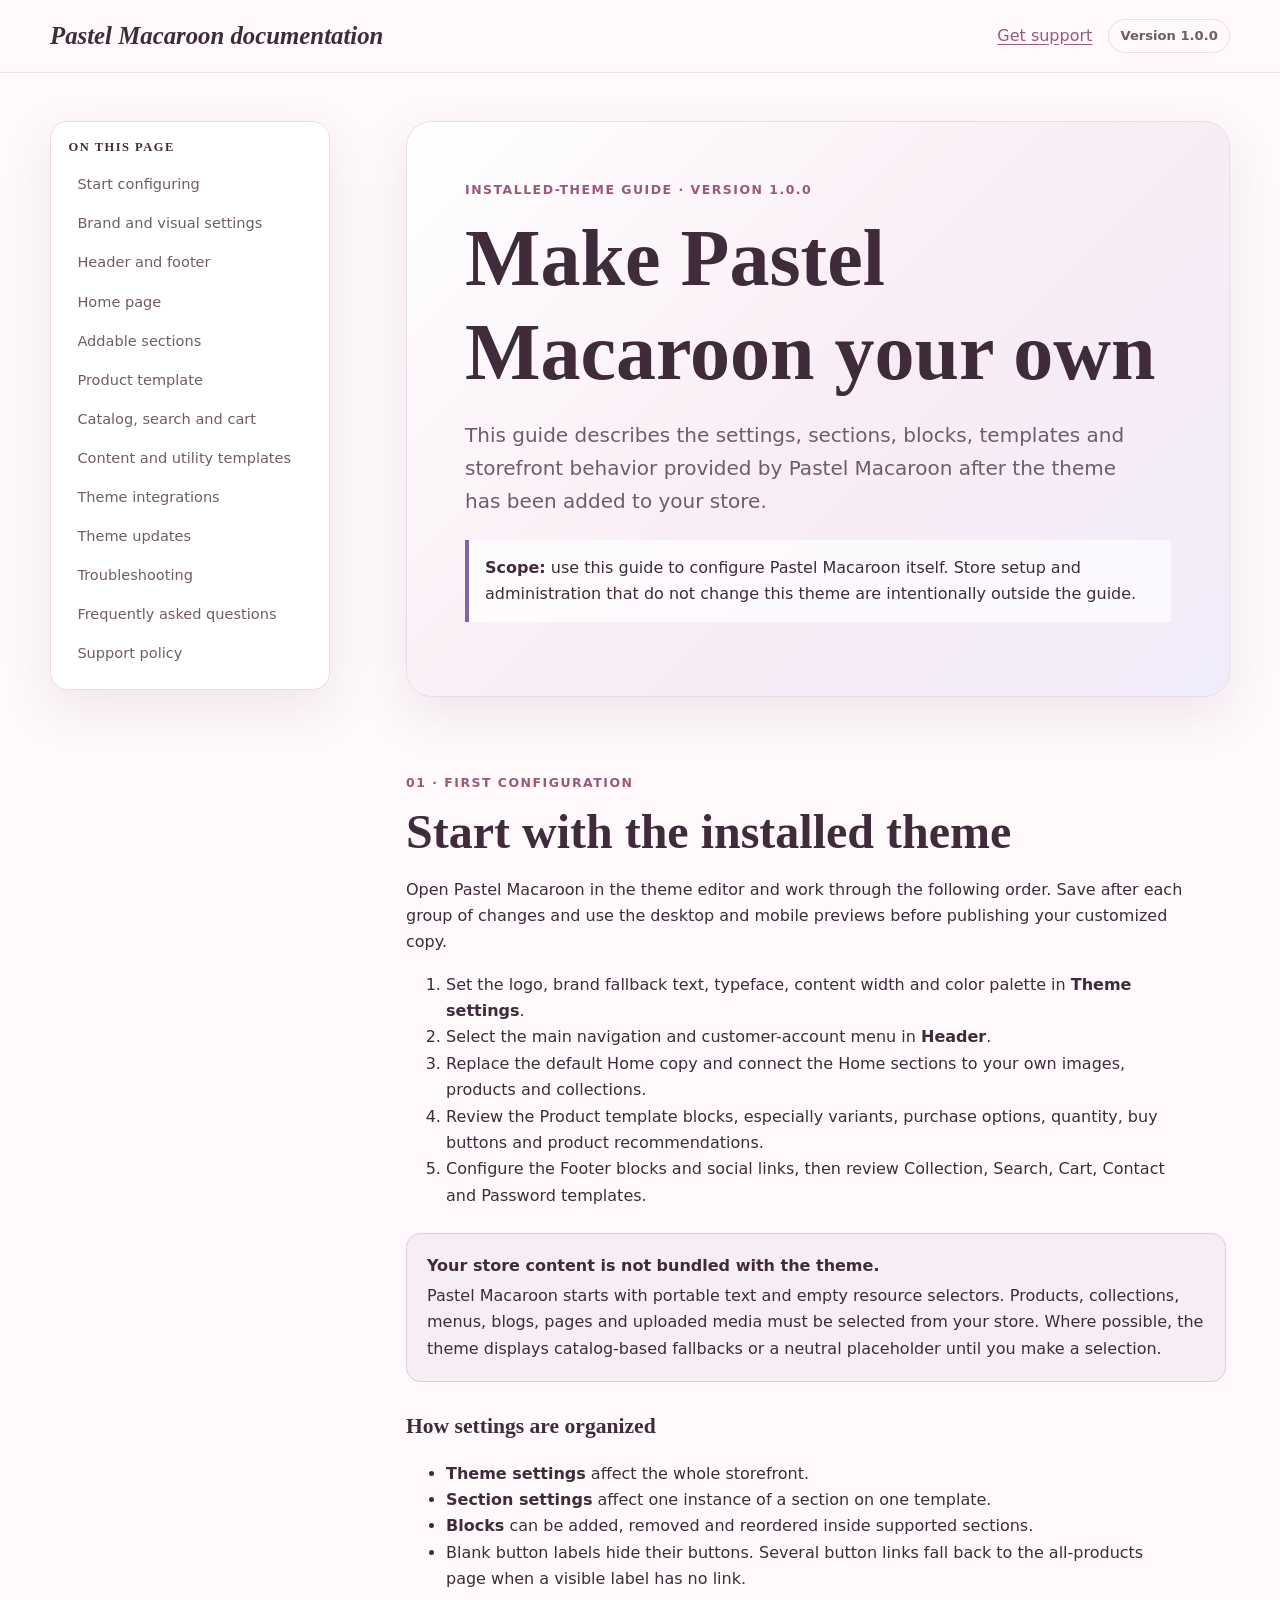
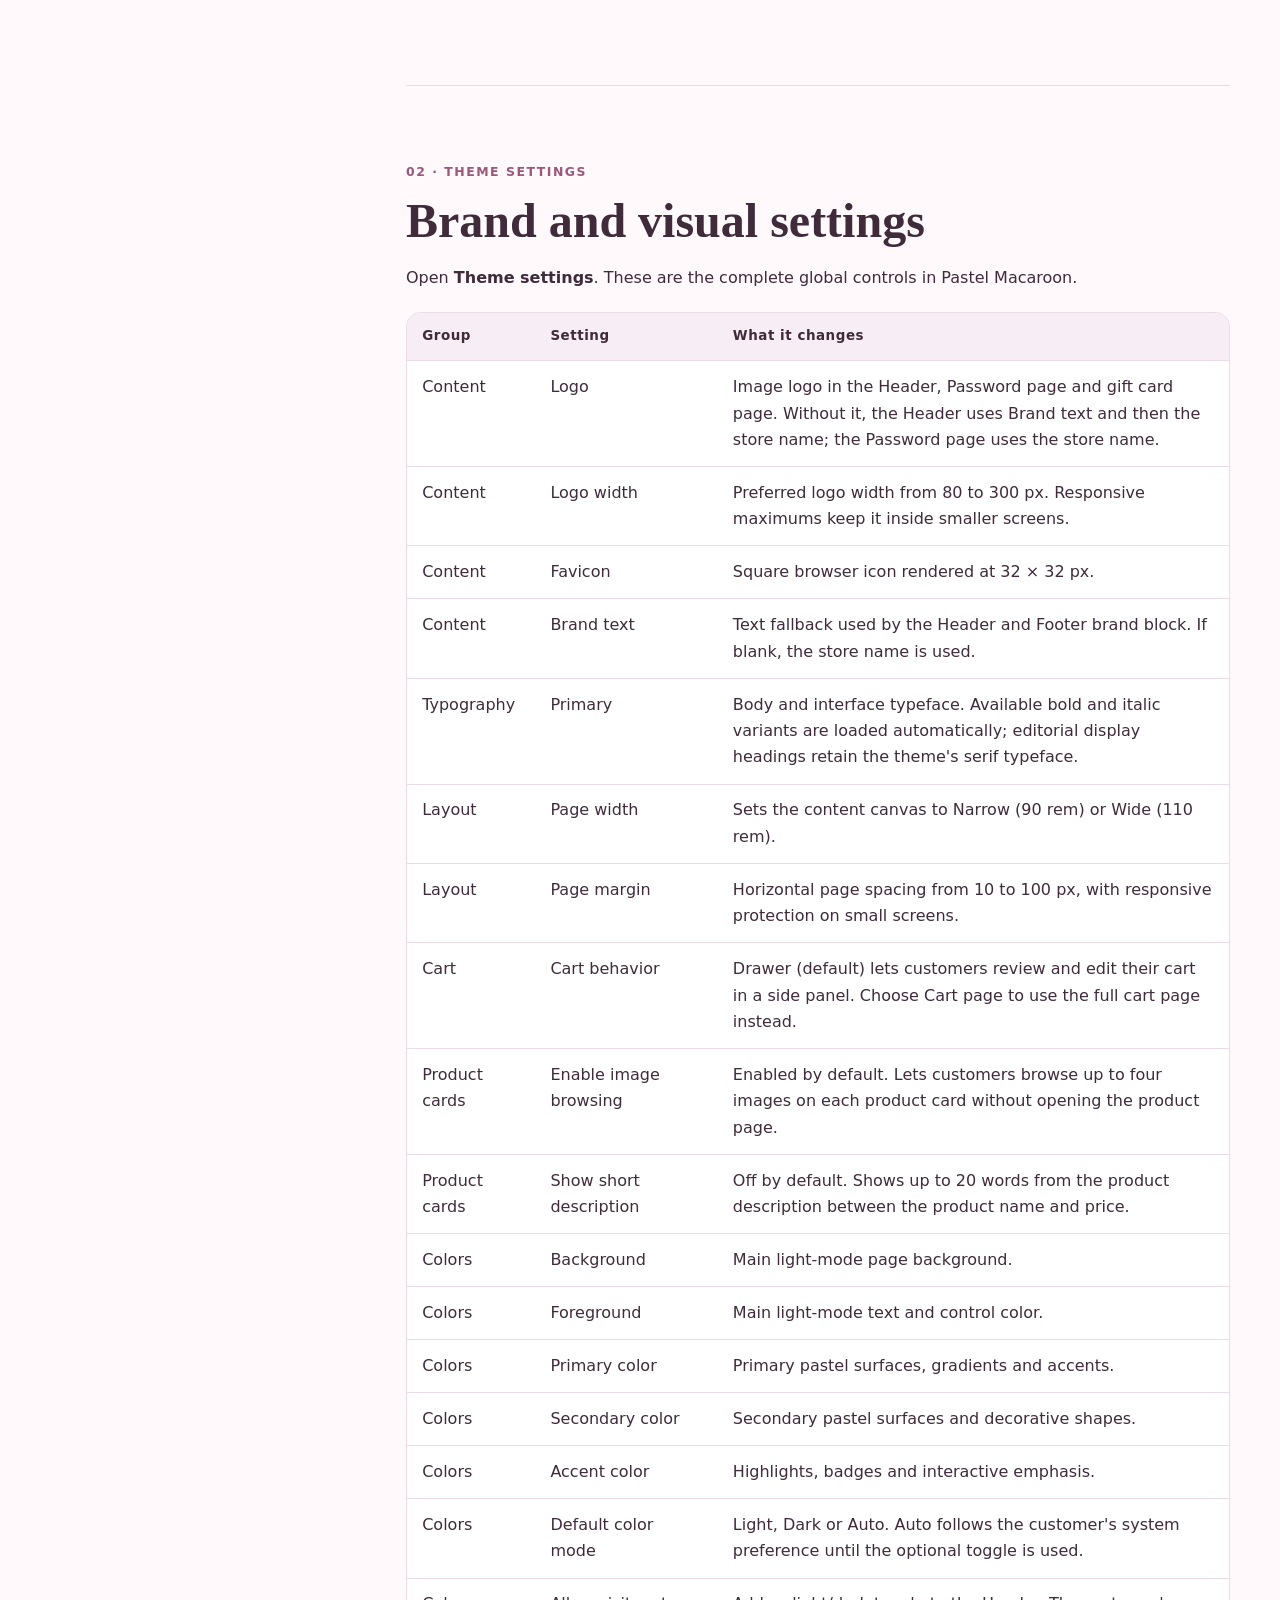
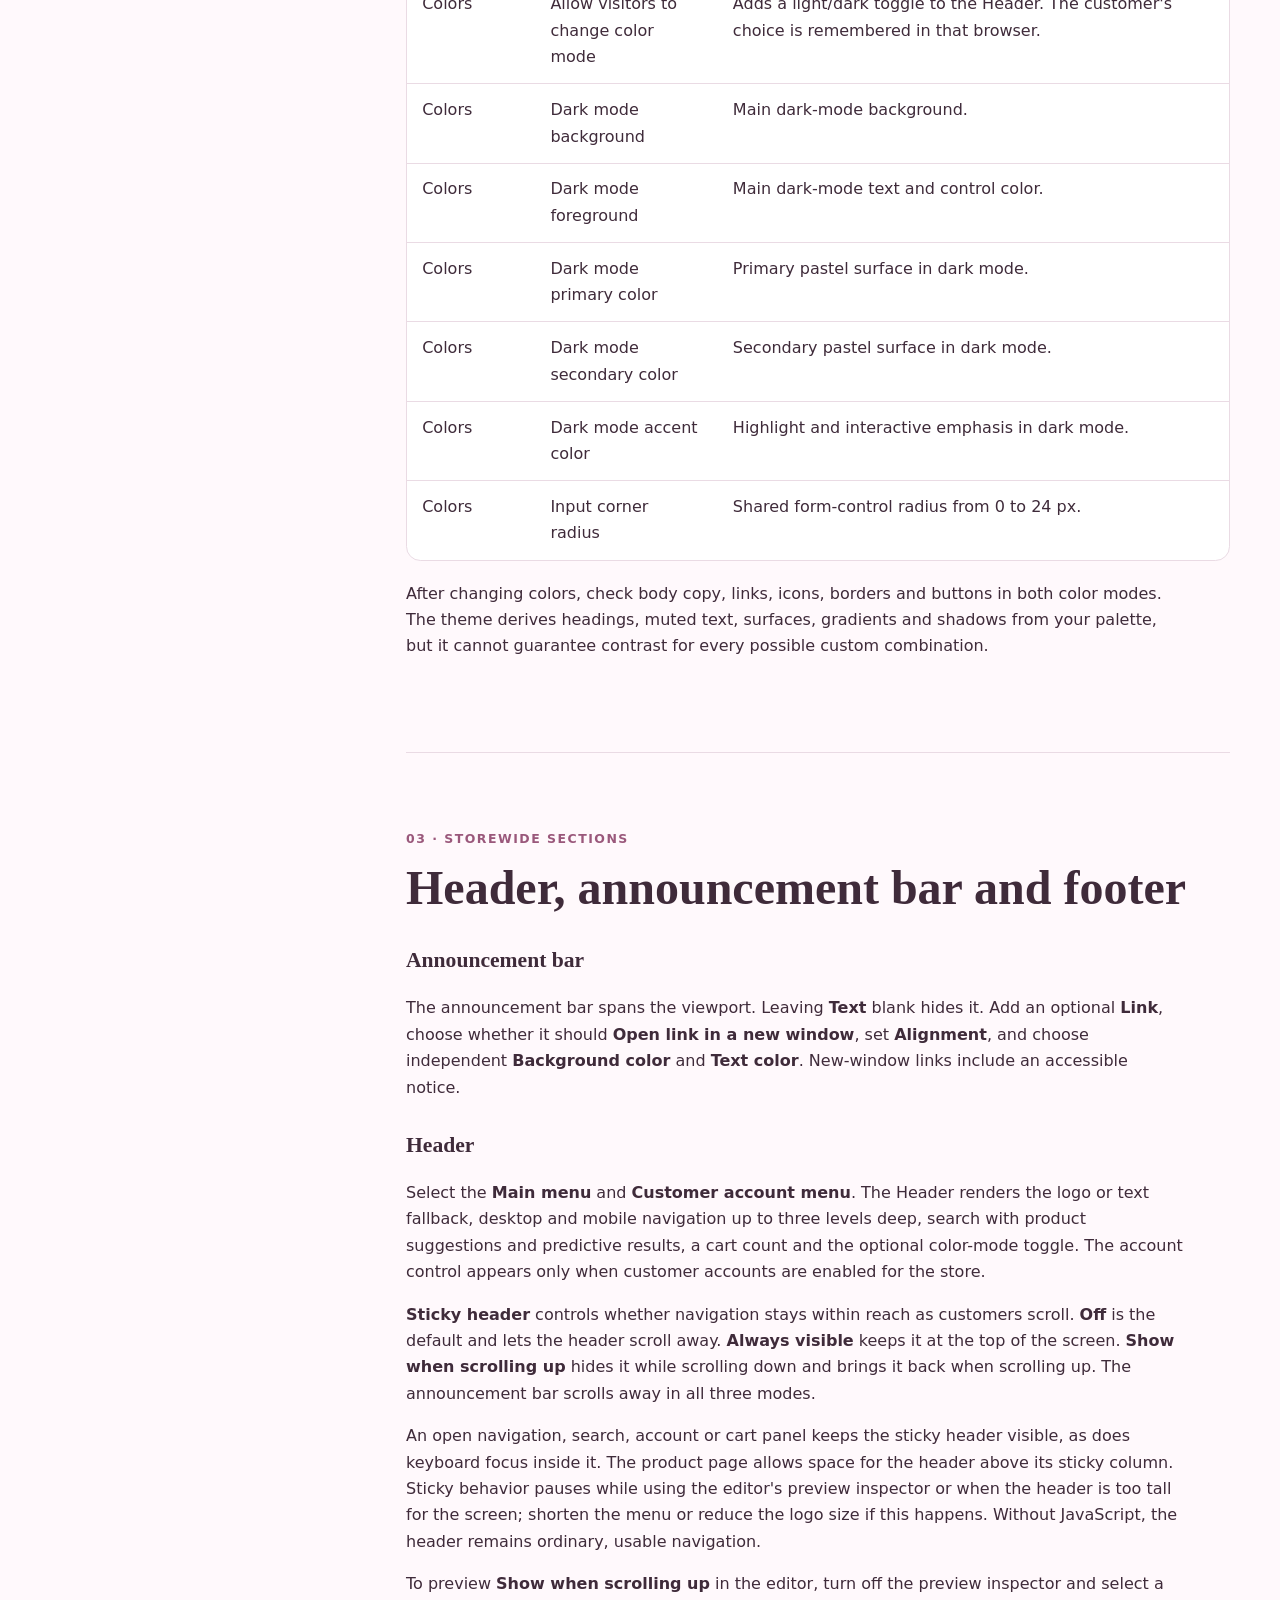
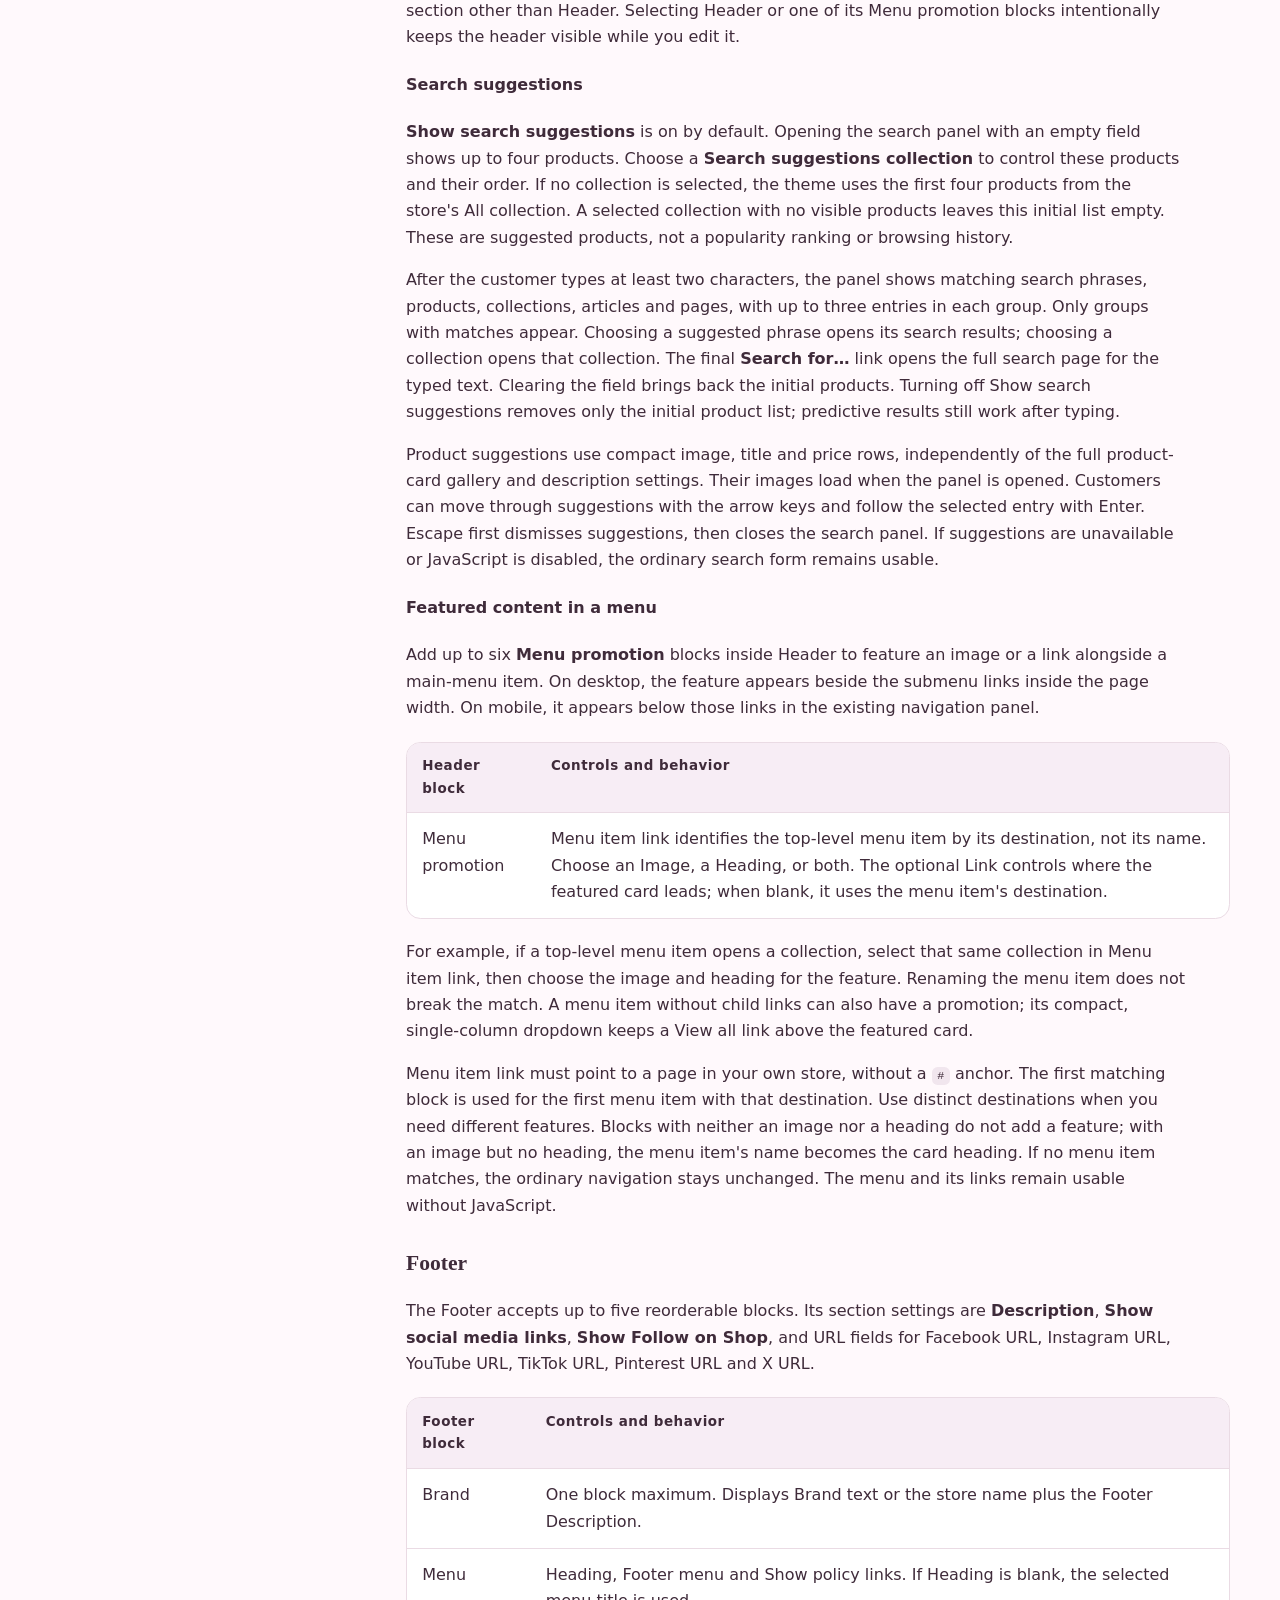
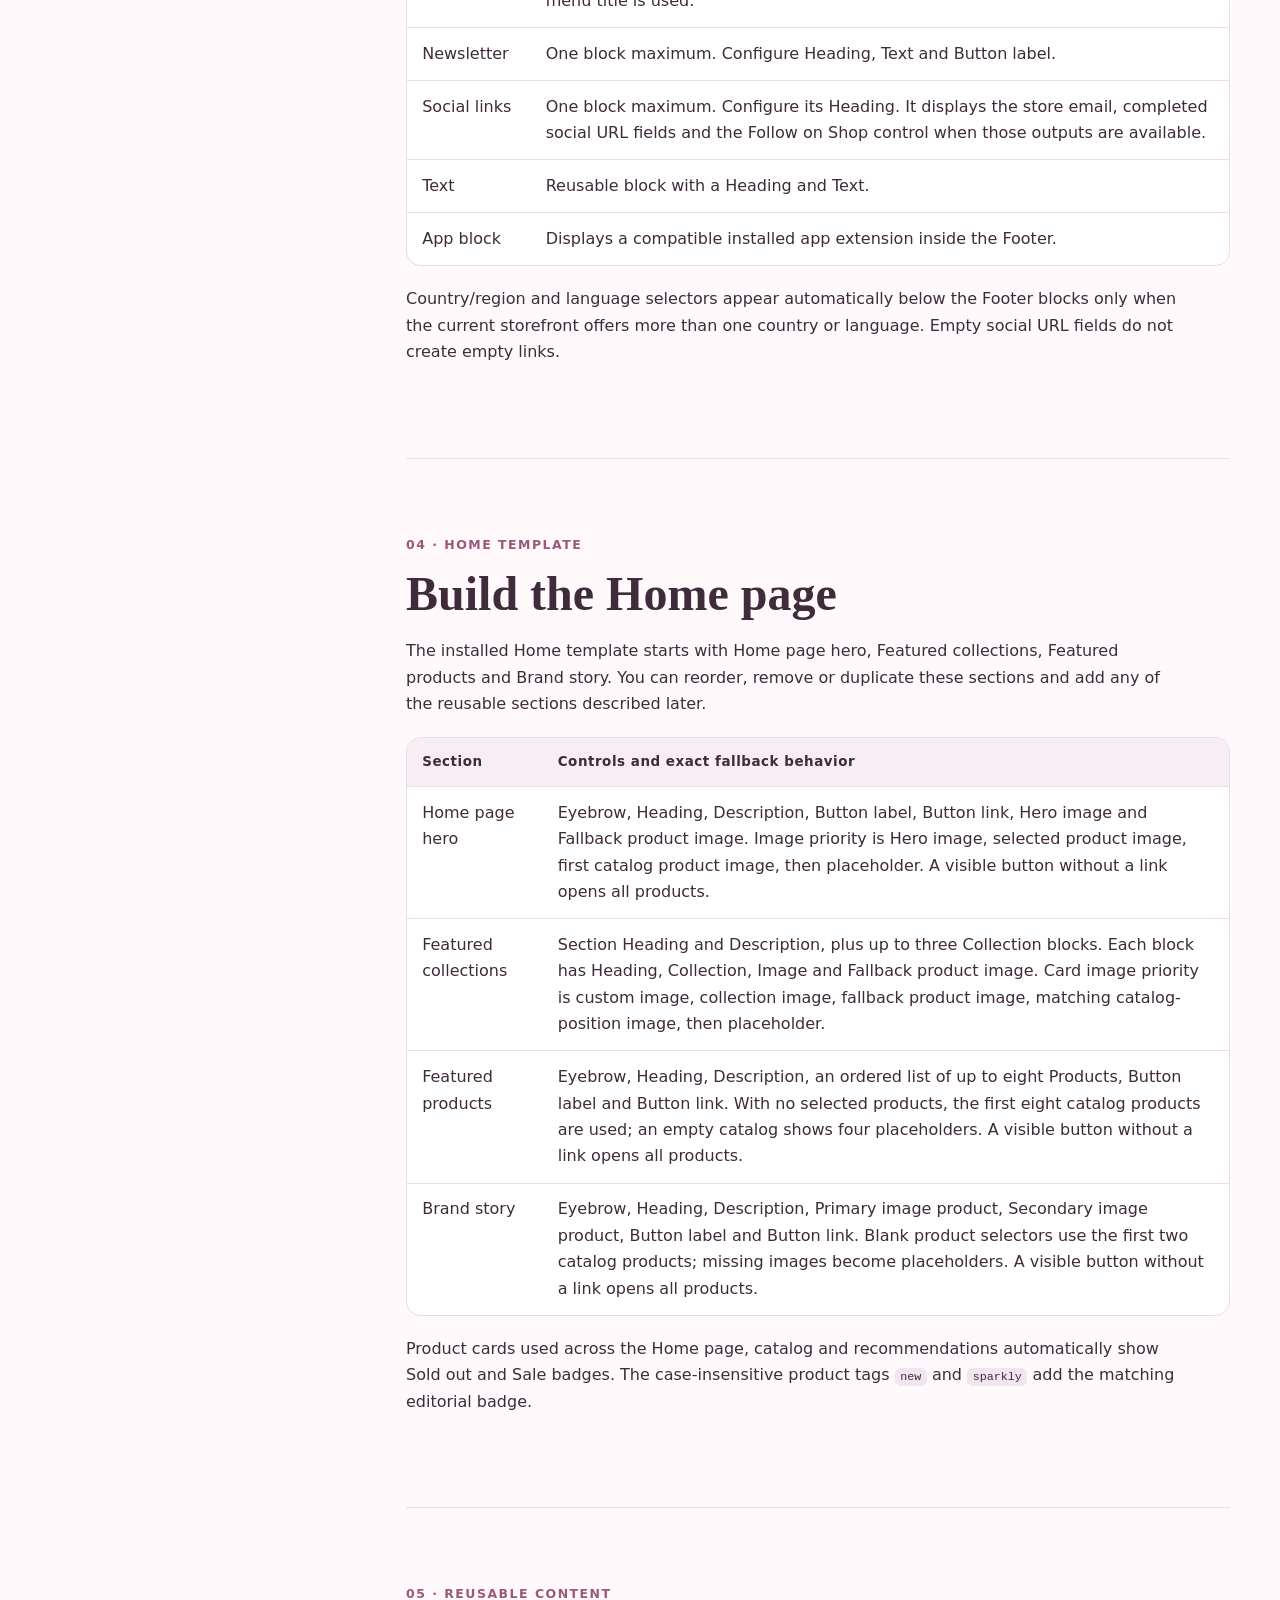
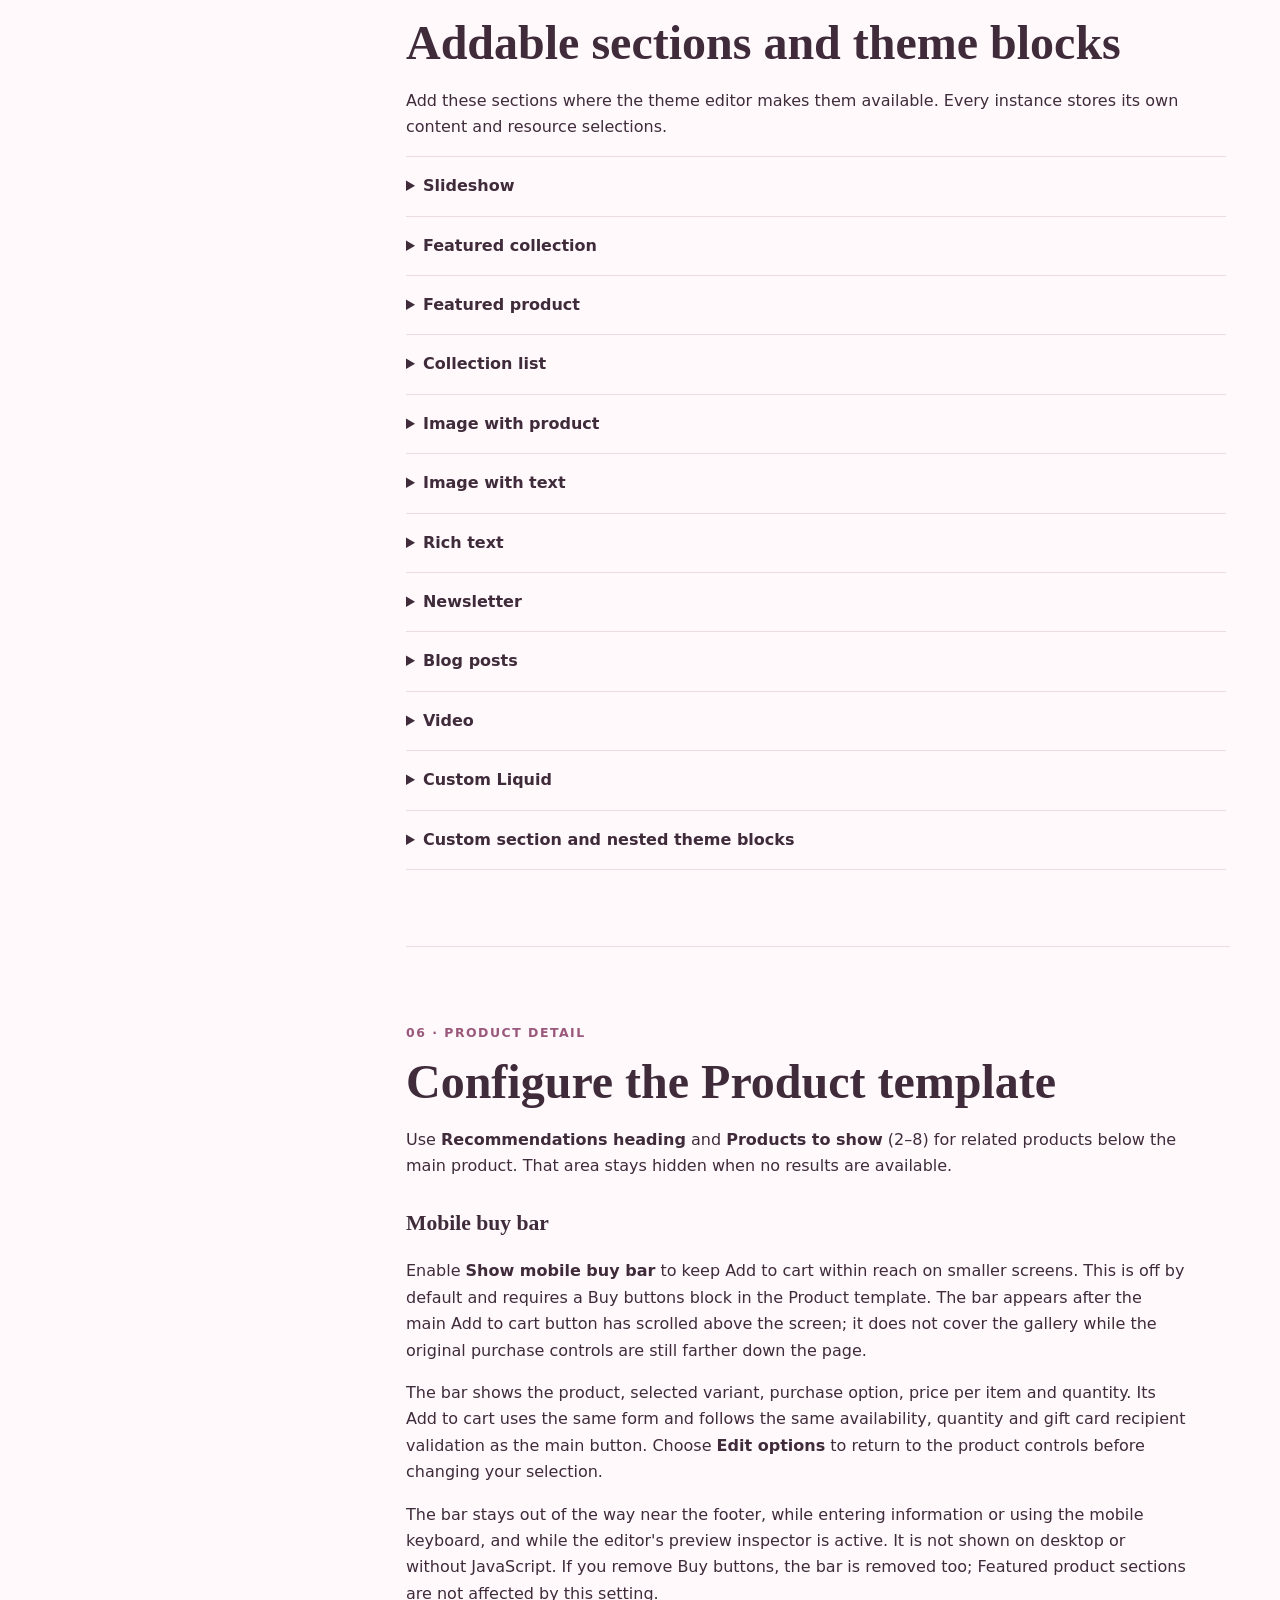
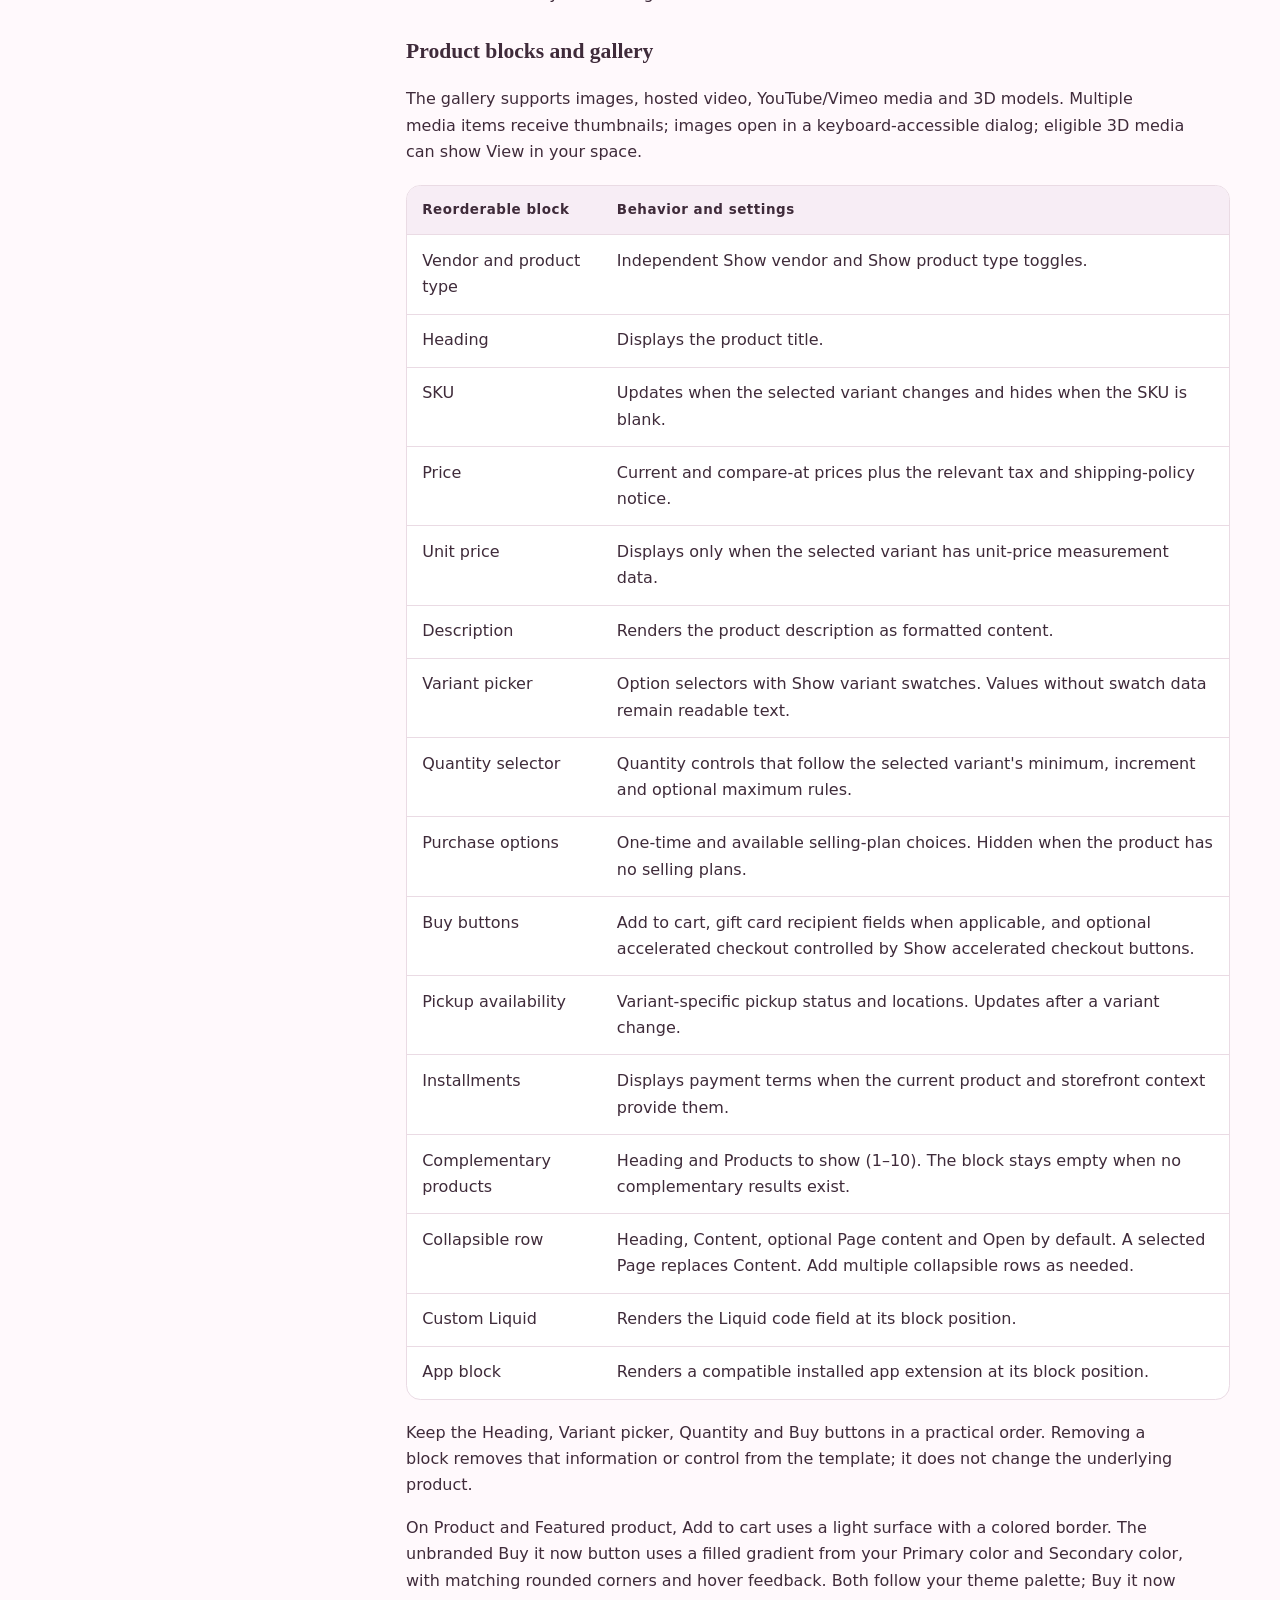
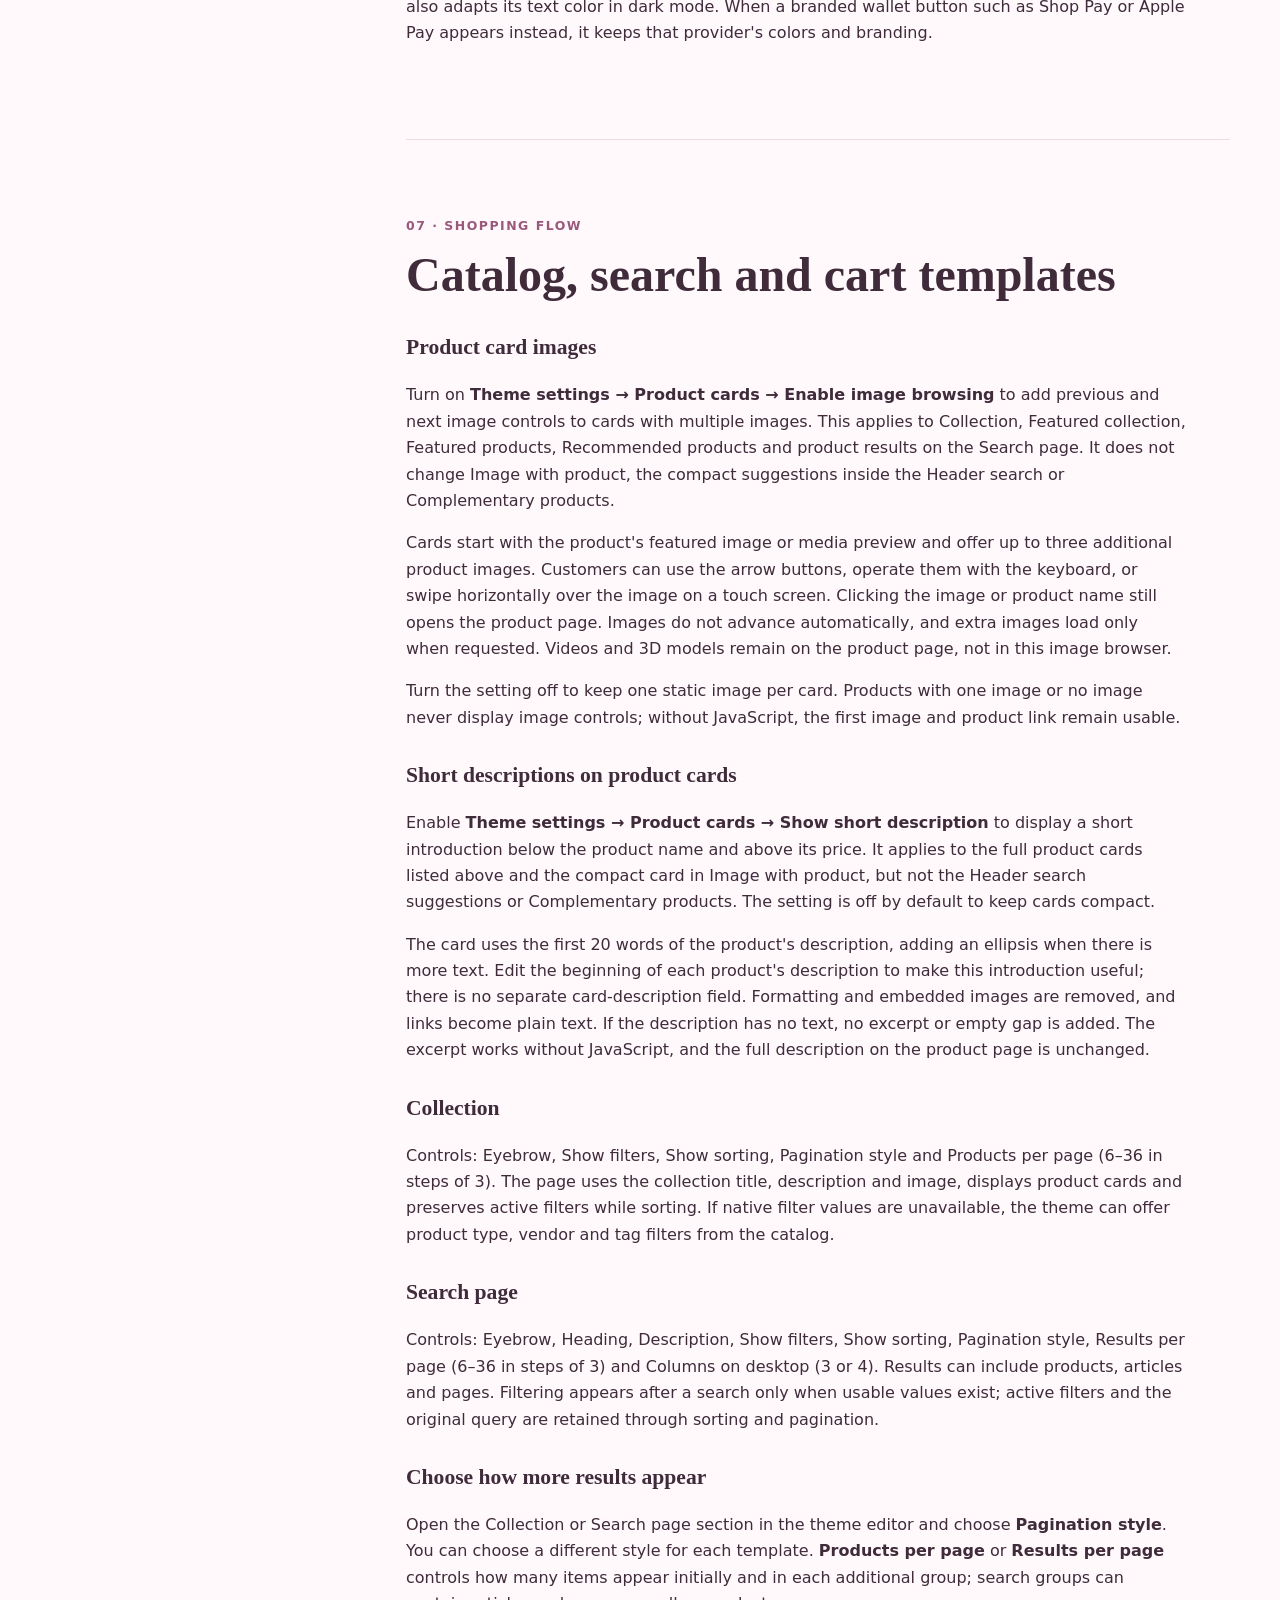
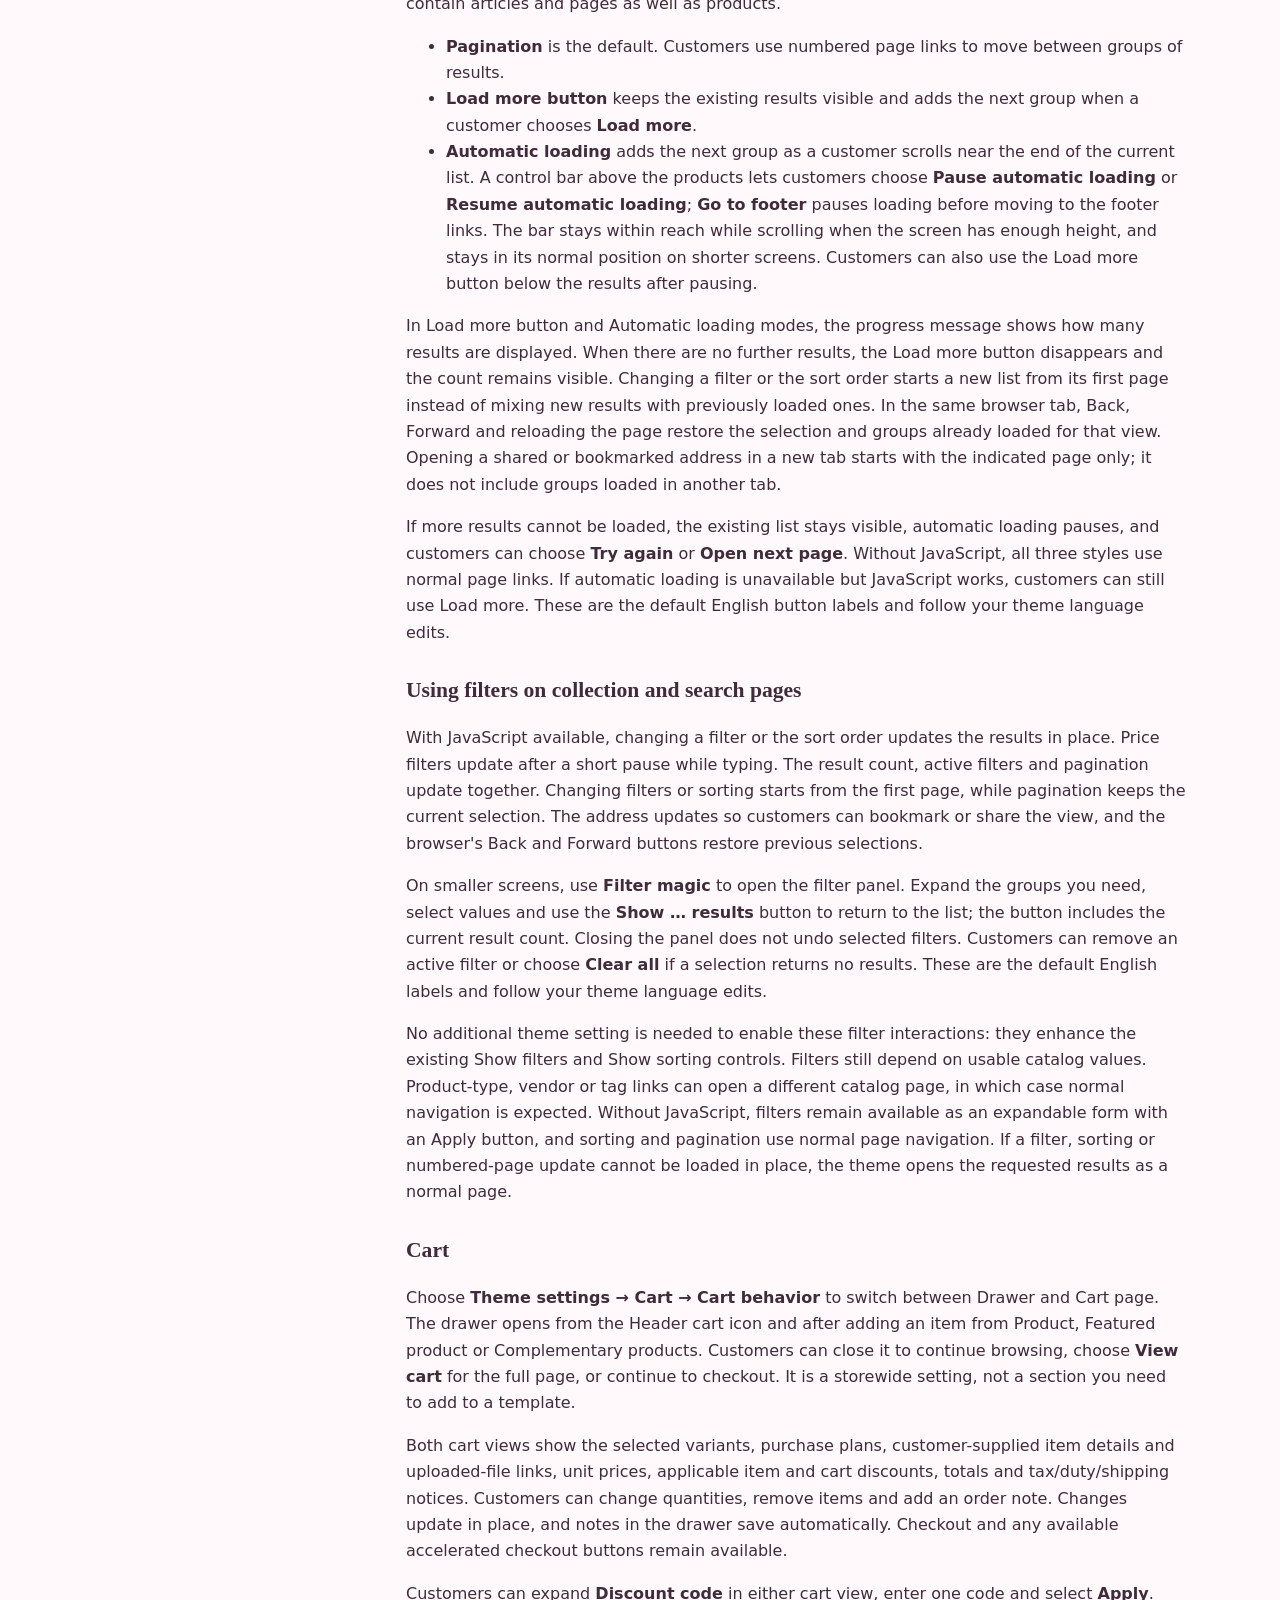
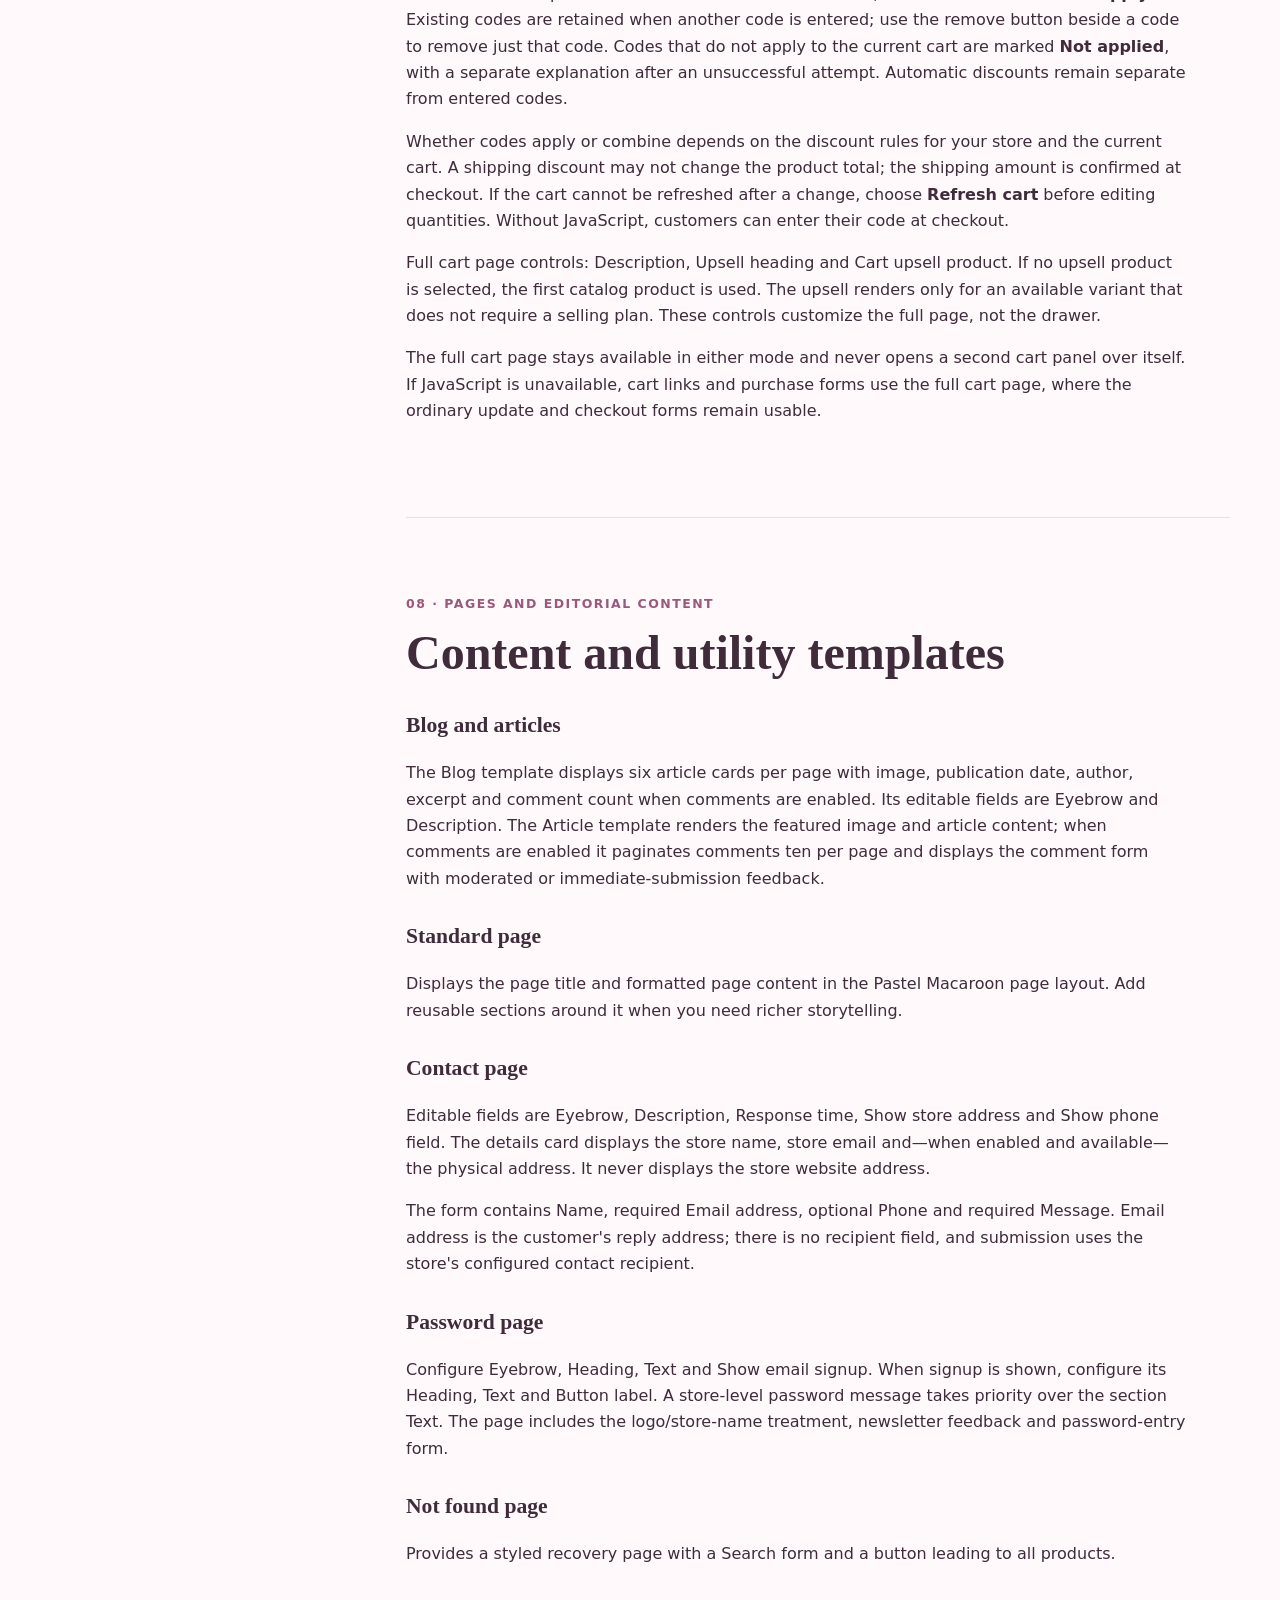
<file: index.html>
<!doctype html>
<html lang="en">
  <head>
    <meta charset="utf-8">
    <meta name="viewport" content="width=device-width, initial-scale=1">
    <meta name="description" content="Merchant guide to configuring and using the installed Pastel Macaroon theme, version 1.0.0.">
    <meta name="theme-version" content="1.0.0">
    <title>Pastel Macaroon theme documentation</title>
    <link rel="stylesheet" href="assets/docs.css">
  </head>
  <body>
    <a class="skip-link" href="#main-content">Skip to documentation</a>
    <header class="site-header">
      <div class="site-header__inner">
        <a class="brand" href="./">Pastel Macaroon documentation</a>
        <div class="site-header__actions">
          <a href="https://support.crabby.pl/?product=Pastel%20Macaroon">Get support</a>
          <span class="version-badge">Version 1.0.0</span>
        </div>
      </div>
    </header>

    <div class="docs-shell">
      <nav class="docs-nav" aria-label="Documentation contents">
        <h2>On this page</h2>
        <ol>
          <li><a href="#getting-started">Start configuring</a></li>
          <li><a href="#global-settings">Brand and visual settings</a></li>
          <li><a href="#header-footer">Header and footer</a></li>
          <li><a href="#home-page">Home page</a></li>
          <li><a href="#addable-sections">Addable sections</a></li>
          <li><a href="#product-template">Product template</a></li>
          <li><a href="#catalog-search-cart">Catalog, search and cart</a></li>
          <li><a href="#content-templates">Content and utility templates</a></li>
          <li><a href="#theme-integrations">Theme integrations</a></li>
          <li><a href="#updates">Theme updates</a></li>
          <li><a href="#troubleshooting">Troubleshooting</a></li>
          <li><a href="#faq">Frequently asked questions</a></li>
          <li><a href="#support-policy">Support policy</a></li>
        </ol>
      </nav>

      <main class="docs-content" id="main-content">
        <section class="docs-hero" aria-labelledby="docs-title">
          <p class="eyebrow">Installed-theme guide · version 1.0.0</p>
          <h1 id="docs-title">Make Pastel Macaroon your own</h1>
          <p class="docs-hero__lede">This guide describes the settings, sections, blocks, templates and storefront behavior provided by Pastel Macaroon after the theme has been added to your store.</p>
          <p class="status-note"><strong>Scope:</strong> use this guide to configure Pastel Macaroon itself. Store setup and administration that do not change this theme are intentionally outside the guide.</p>
        </section>

        <section class="docs-section" id="getting-started">
          <p class="eyebrow">01 · First configuration</p>
          <h2>Start with the installed theme</h2>
          <p>Open Pastel Macaroon in the theme editor and work through the following order. Save after each group of changes and use the desktop and mobile previews before publishing your customized copy.</p>
          <ol>
            <li>Set the logo, brand fallback text, typeface, content width and color palette in <strong>Theme settings</strong>.</li>
            <li>Select the main navigation and customer-account menu in <strong>Header</strong>.</li>
            <li>Replace the default Home copy and connect the Home sections to your own images, products and collections.</li>
            <li>Review the Product template blocks, especially variants, purchase options, quantity, buy buttons and product recommendations.</li>
            <li>Configure the Footer blocks and social links, then review Collection, Search, Cart, Contact and Password templates.</li>
          </ol>
          <div class="callout">
            <strong>Your store content is not bundled with the theme.</strong>
            Pastel Macaroon starts with portable text and empty resource selectors. Products, collections, menus, blogs, pages and uploaded media must be selected from your store. Where possible, the theme displays catalog-based fallbacks or a neutral placeholder until you make a selection.
          </div>
          <h3>How settings are organized</h3>
          <ul>
            <li><strong>Theme settings</strong> affect the whole storefront.</li>
            <li><strong>Section settings</strong> affect one instance of a section on one template.</li>
            <li><strong>Blocks</strong> can be added, removed and reordered inside supported sections.</li>
            <li>Blank button labels hide their buttons. Several button links fall back to the all-products page when a visible label has no link.</li>
          </ul>
        </section>

        <section class="docs-section" id="global-settings">
          <p class="eyebrow">02 · Theme settings</p>
          <h2>Brand and visual settings</h2>
          <p>Open <strong>Theme settings</strong>. These are the complete global controls in Pastel Macaroon.</p>
          <div class="table-wrap">
            <table>
              <thead><tr><th>Group</th><th>Setting</th><th>What it changes</th></tr></thead>
              <tbody>
                <tr><td>Content</td><td data-setting-id="logo">Logo</td><td>Image logo in the Header, Password page and gift card page. Without it, the Header uses Brand text and then the store name; the Password page uses the store name.</td></tr>
                <tr><td>Content</td><td data-setting-id="logo_width">Logo width</td><td>Preferred logo width from 80 to 300 px. Responsive maximums keep it inside smaller screens.</td></tr>
                <tr><td>Content</td><td data-setting-id="favicon">Favicon</td><td>Square browser icon rendered at 32 × 32 px.</td></tr>
                <tr><td>Content</td><td data-setting-id="brand_text">Brand text</td><td>Text fallback used by the Header and Footer brand block. If blank, the store name is used.</td></tr>
                <tr><td>Typography</td><td data-setting-id="type_primary_font">Primary</td><td>Body and interface typeface. Available bold and italic variants are loaded automatically; editorial display headings retain the theme's serif typeface.</td></tr>
                <tr><td>Layout</td><td data-setting-id="max_page_width">Page width</td><td>Sets the content canvas to Narrow (90 rem) or Wide (110 rem).</td></tr>
                <tr><td>Layout</td><td data-setting-id="min_page_margin">Page margin</td><td>Horizontal page spacing from 10 to 100 px, with responsive protection on small screens.</td></tr>
                <tr><td>Cart</td><td data-setting-id="cart_type">Cart behavior</td><td>Drawer (default) lets customers review and edit their cart in a side panel. Choose Cart page to use the full cart page instead.</td></tr>
                <tr><td>Product cards</td><td data-setting-id="product_card_image_browsing">Enable image browsing</td><td>Enabled by default. Lets customers browse up to four images on each product card without opening the product page.</td></tr>
                <tr><td>Product cards</td><td data-setting-id="product_card_show_description">Show short description</td><td>Off by default. Shows up to 20 words from the product description between the product name and price.</td></tr>
                <tr><td>Colors</td><td data-setting-id="background_color">Background</td><td>Main light-mode page background.</td></tr>
                <tr><td>Colors</td><td data-setting-id="foreground_color">Foreground</td><td>Main light-mode text and control color.</td></tr>
                <tr><td>Colors</td><td data-setting-id="primary_color">Primary color</td><td>Primary pastel surfaces, gradients and accents.</td></tr>
                <tr><td>Colors</td><td data-setting-id="secondary_color">Secondary color</td><td>Secondary pastel surfaces and decorative shapes.</td></tr>
                <tr><td>Colors</td><td data-setting-id="accent_color">Accent color</td><td>Highlights, badges and interactive emphasis.</td></tr>
                <tr><td>Colors</td><td data-setting-id="color_mode">Default color mode</td><td>Light, Dark or Auto. Auto follows the customer's system preference until the optional toggle is used.</td></tr>
                <tr><td>Colors</td><td data-setting-id="enable_color_mode_toggle">Allow visitors to change color mode</td><td>Adds a light/dark toggle to the Header. The customer's choice is remembered in that browser.</td></tr>
                <tr><td>Colors</td><td data-setting-id="dark_background_color">Dark mode background</td><td>Main dark-mode background.</td></tr>
                <tr><td>Colors</td><td data-setting-id="dark_foreground_color">Dark mode foreground</td><td>Main dark-mode text and control color.</td></tr>
                <tr><td>Colors</td><td data-setting-id="dark_primary_color">Dark mode primary color</td><td>Primary pastel surface in dark mode.</td></tr>
                <tr><td>Colors</td><td data-setting-id="dark_secondary_color">Dark mode secondary color</td><td>Secondary pastel surface in dark mode.</td></tr>
                <tr><td>Colors</td><td data-setting-id="dark_accent_color">Dark mode accent color</td><td>Highlight and interactive emphasis in dark mode.</td></tr>
                <tr><td>Colors</td><td data-setting-id="input_corner_radius">Input corner radius</td><td>Shared form-control radius from 0 to 24 px.</td></tr>
              </tbody>
            </table>
          </div>
          <p>After changing colors, check body copy, links, icons, borders and buttons in both color modes. The theme derives headings, muted text, surfaces, gradients and shadows from your palette, but it cannot guarantee contrast for every possible custom combination.</p>
        </section>

        <section class="docs-section" id="header-footer">
          <p class="eyebrow">03 · Storewide sections</p>
          <h2>Header, announcement bar and footer</h2>
          <h3 data-section-file="announcement-bar.liquid">Announcement bar</h3>
          <p>The announcement bar spans the viewport. Leaving <span data-section-setting="announcement-bar.liquid:text"><strong>Text</strong></span> blank hides it. Add an optional <span data-section-setting="announcement-bar.liquid:link"><strong>Link</strong></span>, choose whether it should <span data-section-setting="announcement-bar.liquid:open_in_new_tab"><strong>Open link in a new window</strong></span>, set <span data-section-setting="announcement-bar.liquid:alignment"><strong>Alignment</strong></span>, and choose independent <span data-section-setting="announcement-bar.liquid:background_color"><strong>Background color</strong></span> and <span data-section-setting="announcement-bar.liquid:text_color"><strong>Text color</strong></span>. New-window links include an accessible notice.</p>
          <h3 data-section-file="header.liquid">Header</h3>
          <p>Select the <span data-section-setting="header.liquid:menu"><strong>Main menu</strong></span> and <span data-section-setting="header.liquid:customer_account_menu"><strong>Customer account menu</strong></span>. The Header renders the logo or text fallback, desktop and mobile navigation up to three levels deep, search with product suggestions and predictive results, a cart count and the optional color-mode toggle. The account control appears only when customer accounts are enabled for the store.</p>
          <p><span data-section-setting="header.liquid:sticky_header"><strong>Sticky header</strong></span> controls whether navigation stays within reach as customers scroll. <strong>Off</strong> is the default and lets the header scroll away. <strong>Always visible</strong> keeps it at the top of the screen. <strong>Show when scrolling up</strong> hides it while scrolling down and brings it back when scrolling up. The announcement bar scrolls away in all three modes.</p>
          <p>An open navigation, search, account or cart panel keeps the sticky header visible, as does keyboard focus inside it. The product page allows space for the header above its sticky column. Sticky behavior pauses while using the editor's preview inspector or when the header is too tall for the screen; shorten the menu or reduce the logo size if this happens. Without JavaScript, the header remains ordinary, usable navigation.</p>
          <p>To preview <strong>Show when scrolling up</strong> in the editor, turn off the preview inspector and select a section other than Header. Selecting Header or one of its Menu promotion blocks intentionally keeps the header visible while you edit it.</p>
          <h4>Search suggestions</h4>
          <p><span data-section-setting="header.liquid:show_search_suggestions"><strong>Show search suggestions</strong></span> is on by default. Opening the search panel with an empty field shows up to four products. Choose a <span data-section-setting="header.liquid:search_suggestions_collection"><strong>Search suggestions collection</strong></span> to control these products and their order. If no collection is selected, the theme uses the first four products from the store's All collection. A selected collection with no visible products leaves this initial list empty. These are suggested products, not a popularity ranking or browsing history.</p>
          <p>After the customer types at least two characters, the panel shows matching search phrases, products, collections, articles and pages, with up to three entries in each group. Only groups with matches appear. Choosing a suggested phrase opens its search results; choosing a collection opens that collection. The final <strong>Search for…</strong> link opens the full search page for the typed text. Clearing the field brings back the initial products. Turning off Show search suggestions removes only the initial product list; predictive results still work after typing.</p>
          <p>Product suggestions use compact image, title and price rows, independently of the full product-card gallery and description settings. Their images load when the panel is opened. Customers can move through suggestions with the arrow keys and follow the selected entry with Enter. Escape first dismisses suggestions, then closes the search panel. If suggestions are unavailable or JavaScript is disabled, the ordinary search form remains usable.</p>
          <h4>Featured content in a menu</h4>
          <p>Add up to six <strong>Menu promotion</strong> blocks inside Header to feature an image or a link alongside a main-menu item. On desktop, the feature appears beside the submenu links inside the page width. On mobile, it appears below those links in the existing navigation panel.</p>
          <div class="table-wrap"><table><thead><tr><th>Header block</th><th>Controls and behavior</th></tr></thead><tbody>
            <tr data-section-block="header.liquid:menu_promotion"><td>Menu promotion</td><td><span data-block-setting="header.liquid:menu_promotion:menu_item_link">Menu item link</span> identifies the top-level menu item by its destination, not its name. Choose an <span data-block-setting="header.liquid:menu_promotion:image">Image</span>, a <span data-block-setting="header.liquid:menu_promotion:heading">Heading</span>, or both. The optional <span data-block-setting="header.liquid:menu_promotion:link">Link</span> controls where the featured card leads; when blank, it uses the menu item's destination.</td></tr>
          </tbody></table></div>
          <p>For example, if a top-level menu item opens a collection, select that same collection in Menu item link, then choose the image and heading for the feature. Renaming the menu item does not break the match. A menu item without child links can also have a promotion; its compact, single-column dropdown keeps a View all link above the featured card.</p>
          <p>Menu item link must point to a page in your own store, without a <code>#</code> anchor. The first matching block is used for the first menu item with that destination. Use distinct destinations when you need different features. Blocks with neither an image nor a heading do not add a feature; with an image but no heading, the menu item's name becomes the card heading. If no menu item matches, the ordinary navigation stays unchanged. The menu and its links remain usable without JavaScript.</p>
          <h3 data-section-file="footer.liquid">Footer</h3>
          <p>The Footer accepts up to five reorderable blocks. Its section settings are <span data-section-setting="footer.liquid:description"><strong>Description</strong></span>, <span data-section-setting="footer.liquid:show_social_links"><strong>Show social media links</strong></span>, <span data-section-setting="footer.liquid:show_follow_on_shop"><strong>Show Follow on Shop</strong></span>, and URL fields for <span data-section-setting="footer.liquid:facebook_url">Facebook URL</span>, <span data-section-setting="footer.liquid:instagram_url">Instagram URL</span>, <span data-section-setting="footer.liquid:youtube_url">YouTube URL</span>, <span data-section-setting="footer.liquid:tiktok_url">TikTok URL</span>, <span data-section-setting="footer.liquid:pinterest_url">Pinterest URL</span> and <span data-section-setting="footer.liquid:x_url">X URL</span>.</p>
          <div class="table-wrap"><table><thead><tr><th>Footer block</th><th>Controls and behavior</th></tr></thead><tbody>
            <tr data-section-block="footer.liquid:brand"><td>Brand</td><td>One block maximum. Displays Brand text or the store name plus the Footer Description.</td></tr>
            <tr data-section-block="footer.liquid:menu"><td>Menu</td><td><span data-block-setting="footer.liquid:menu:heading">Heading</span>, <span data-block-setting="footer.liquid:menu:menu">Footer menu</span> and <span data-block-setting="footer.liquid:menu:show_policy_links">Show policy links</span>. If Heading is blank, the selected menu title is used.</td></tr>
            <tr data-section-block="footer.liquid:newsletter"><td>Newsletter</td><td>One block maximum. Configure <span data-block-setting="footer.liquid:newsletter:heading">Heading</span>, <span data-block-setting="footer.liquid:newsletter:text">Text</span> and <span data-block-setting="footer.liquid:newsletter:button_label">Button label</span>.</td></tr>
            <tr data-section-block="footer.liquid:social"><td>Social links</td><td>One block maximum. Configure its <span data-block-setting="footer.liquid:social:heading">Heading</span>. It displays the store email, completed social URL fields and the Follow on Shop control when those outputs are available.</td></tr>
            <tr data-section-block="footer.liquid:text"><td>Text</td><td>Reusable block with a <span data-block-setting="footer.liquid:text:heading">Heading</span> and <span data-block-setting="footer.liquid:text:text">Text</span>.</td></tr>
            <tr data-section-block="footer.liquid:@app"><td>App block</td><td>Displays a compatible installed app extension inside the Footer.</td></tr>
          </tbody></table></div>
          <p>Country/region and language selectors appear automatically below the Footer blocks only when the current storefront offers more than one country or language. Empty social URL fields do not create empty links.</p>
        </section>

        <section class="docs-section" id="home-page" data-template-file="index.json">
          <p class="eyebrow">04 · Home template</p>
          <h2>Build the Home page</h2>
          <p>The installed Home template starts with Home page hero, Featured collections, Featured products and Brand story. You can reorder, remove or duplicate these sections and add any of the reusable sections described later.</p>
          <div class="table-wrap"><table><thead><tr><th>Section</th><th>Controls and exact fallback behavior</th></tr></thead><tbody>
            <tr data-section-file="home-hero.liquid"><td>Home page hero</td><td><span data-section-setting="home-hero.liquid:eyebrow">Eyebrow</span>, <span data-section-setting="home-hero.liquid:heading">Heading</span>, <span data-section-setting="home-hero.liquid:description">Description</span>, <span data-section-setting="home-hero.liquid:button_label">Button label</span>, <span data-section-setting="home-hero.liquid:button_link">Button link</span>, <span data-section-setting="home-hero.liquid:image">Hero image</span> and <span data-section-setting="home-hero.liquid:featured_product">Fallback product image</span>. Image priority is Hero image, selected product image, first catalog product image, then placeholder. A visible button without a link opens all products.</td></tr>
            <tr data-section-file="featured-products.liquid"><td>Featured collections</td><td>Section <span data-section-setting="featured-products.liquid:heading">Heading</span> and <span data-section-setting="featured-products.liquid:description">Description</span>, plus up to three <span data-section-block="featured-products.liquid:curation">Collection</span> blocks. Each block has <span data-block-setting="featured-products.liquid:curation:heading">Heading</span>, <span data-block-setting="featured-products.liquid:curation:collection">Collection</span>, <span data-block-setting="featured-products.liquid:curation:image">Image</span> and <span data-block-setting="featured-products.liquid:curation:fallback_product">Fallback product image</span>. Card image priority is custom image, collection image, fallback product image, matching catalog-position image, then placeholder.</td></tr>
            <tr data-section-file="product-showcase.liquid"><td>Featured products</td><td><span data-section-setting="product-showcase.liquid:eyebrow">Eyebrow</span>, <span data-section-setting="product-showcase.liquid:heading">Heading</span>, <span data-section-setting="product-showcase.liquid:description">Description</span>, an ordered list of up to eight <span data-section-setting="product-showcase.liquid:products">Products</span>, <span data-section-setting="product-showcase.liquid:button_label">Button label</span> and <span data-section-setting="product-showcase.liquid:button_link">Button link</span>. With no selected products, the first eight catalog products are used; an empty catalog shows four placeholders. A visible button without a link opens all products.</td></tr>
            <tr data-section-file="brand-story.liquid"><td>Brand story</td><td><span data-section-setting="brand-story.liquid:eyebrow">Eyebrow</span>, <span data-section-setting="brand-story.liquid:heading">Heading</span>, <span data-section-setting="brand-story.liquid:description">Description</span>, <span data-section-setting="brand-story.liquid:primary_product">Primary image product</span>, <span data-section-setting="brand-story.liquid:secondary_product">Secondary image product</span>, <span data-section-setting="brand-story.liquid:button_label">Button label</span> and <span data-section-setting="brand-story.liquid:button_link">Button link</span>. Blank product selectors use the first two catalog products; missing images become placeholders. A visible button without a link opens all products.</td></tr>
          </tbody></table></div>
          <p>Product cards used across the Home page, catalog and recommendations automatically show Sold out and Sale badges. The case-insensitive product tags <code>new</code> and <code>sparkly</code> add the matching editorial badge.</p>
        </section>

        <section class="docs-section" id="addable-sections">
          <p class="eyebrow">05 · Reusable content</p>
          <h2>Addable sections and theme blocks</h2>
          <p>Add these sections where the theme editor makes them available. Every instance stores its own content and resource selections.</p>
          <details><summary data-section-file="slideshow.liquid">Slideshow</summary><div>
            <p>Supports up to six <span data-section-block="slideshow.liquid:slide">Slide</span> blocks. Section controls: <span data-section-setting="slideshow.liquid:accessibility_label">Accessibility label</span>, <span data-section-setting="slideshow.liquid:height">Height</span> (Small, Medium or Large), <span data-section-setting="slideshow.liquid:auto_rotate">Auto-rotate slides</span> and <span data-section-setting="slideshow.liquid:change_slides_speed">Change slides every</span> 3–9 seconds.</p>
            <p>Each slide has <span data-block-setting="slideshow.liquid:slide:image">Image</span>, <span data-block-setting="slideshow.liquid:slide:mobile_image">Mobile image</span>, <span data-block-setting="slideshow.liquid:slide:eyebrow">Eyebrow</span>, <span data-block-setting="slideshow.liquid:slide:heading">Heading</span>, <span data-block-setting="slideshow.liquid:slide:text">Text</span>, <span data-block-setting="slideshow.liquid:slide:button_label">Button label</span>, <span data-block-setting="slideshow.liquid:slide:button_link">Button link</span>, <span data-block-setting="slideshow.liquid:slide:open_in_new_window">Open link in a new window</span>, <span data-block-setting="slideshow.liquid:slide:content_position">Content position</span> and <span data-block-setting="slideshow.liquid:slide:overlay_opacity">Overlay opacity</span> from 0–80%. Manual controls remain available with or without autoplay; reduced-motion preferences stop automatic movement.</p>
          </div></details>
          <details><summary data-section-file="featured-collection.liquid">Featured collection</summary><div><p>Configure <span data-section-setting="featured-collection.liquid:collection">Collection</span>, <span data-section-setting="featured-collection.liquid:eyebrow">Eyebrow</span>, optional <span data-section-setting="featured-collection.liquid:heading">Heading</span> and <span data-section-setting="featured-collection.liquid:description">Description</span>, <span data-section-setting="featured-collection.liquid:products_to_show">Products to show</span> (2–12), <span data-section-setting="featured-collection.liquid:columns_desktop">Columns on desktop</span> (2–4), <span data-section-setting="featured-collection.liquid:columns_mobile">Columns on mobile</span> (1–2), <span data-section-setting="featured-collection.liquid:show_view_all">Show View all link</span> and <span data-section-setting="featured-collection.liquid:view_all_label">View all label</span>. A missing collection displays four neutral product-card placeholders.</p></div></details>
          <details><summary data-section-file="featured-product.liquid">Featured product</summary><div>
            <p>Select a <span data-section-setting="featured-product.liquid:product">Product</span> and choose <span data-section-setting="featured-product.liquid:show_vendor">Show vendor</span>, <span data-section-setting="featured-product.liquid:show_description">Show description</span> and <span data-section-setting="featured-product.liquid:show_dynamic_checkout">Show accelerated checkout buttons</span>. The section includes product media, variant and selling-plan selectors, price and unit price, quantity, gift card recipient fields where applicable, Add to cart and an optional accelerated checkout button.</p>
            <p>It also accepts <span data-section-block="featured-product.liquid:custom_liquid">Custom Liquid</span> with a <span data-block-setting="featured-product.liquid:custom_liquid:custom_liquid">Liquid code</span> setting and compatible <span data-section-block="featured-product.liquid:@app">App blocks</span>.</p>
          </div></details>
          <details><summary data-section-file="collections.liquid">Collection list</summary><div>
            <p>Choose <span data-section-setting="collections.liquid:layout_desktop">Desktop layout</span> and <span data-section-setting="collections.liquid:layout_mobile">Mobile layout</span> independently. Desktop offers Grid (the default), Carousel and Bento (mixed tile sizes); mobile offers Grid or Carousel. For example, combine a mixed-size desktop composition with swipeable collections on phones. Carousel keeps your collection order and shows navigation arrows only when more cards are available. Customers can also scroll horizontally or use Tab to reach every collection; links and scrolling remain available without JavaScript.</p>
            <p>Bento alternates a wide tile beside a narrow tile, then a narrow tile beside a wide tile, without changing collection order. An unpaired final tile fills its row. This composition applies on large screens (990 px and wider); tablets show two equal columns, and phones use your chosen mobile layout. Reorder Collection blocks to change which collections receive the wide positions. Wide landscape images work well with Cover; choose Contain to keep the whole image visible. Bento needs no additional script.</p>
            <p>Controls: <span data-section-setting="collections.liquid:eyebrow">Eyebrow</span>, <span data-section-setting="collections.liquid:heading">Heading</span>, <span data-section-setting="collections.liquid:description">Description</span>, <span data-section-setting="collections.liquid:collections_per_page">Collections per page</span> (3–24), <span data-section-setting="collections.liquid:columns_desktop">Columns on desktop</span> (2–4, for Grid and Carousel; Bento uses its fixed composition), <span data-section-setting="collections.liquid:grid_gap">Grid spacing</span> (0–50 px) and <span data-section-setting="collections.liquid:image_fit">Image fit</span> (Contain or Cover).</p>
            <p>Add up to ten <span data-section-block="collections.liquid:collection">Collection</span> blocks, each with a <span data-block-setting="collections.liquid:collection:collection">Collection</span> selector, for a manual order. With no blocks, the dedicated <span data-template-file="list-collections.json">Collection list template</span> paginates all collections; other templates show up to the configured limit.</p>
            <p>On the collection list template, Carousel displays the current page of collections; use the page links underneath to browse the rest. Carousels do not autoplay or wrap back to the start. If arrows do not appear, check the layout for the current screen size and whether the cards already fit in the available space.</p>
          </div></details>
          <details><summary data-section-file="editorial-product.liquid">Image with product</summary><div>
            <p>Pair a lifestyle or editorial <span data-section-setting="editorial-product.liquid:image">Image</span> with one selected <span data-section-setting="editorial-product.liquid:product">Product</span>. Add an optional <span data-section-setting="editorial-product.liquid:heading">Heading</span> above the section and an <span data-section-setting="editorial-product.liquid:caption">Image caption</span> beneath the picture. The caption never covers the image.</p>
            <p><span data-section-setting="editorial-product.liquid:image_position">Image position</span> selects Left or Right when both resources are present on a desktop screen of at least 990px. Smaller screens always show the image before the product. Choose <span data-section-setting="editorial-product.liquid:image_ratio">Image ratio</span>: Adapt to image preserves its original proportions; Landscape 4:3, Square 1:1 and Portrait 4:5 set a fixed frame. For fixed frames, <span data-section-setting="editorial-product.liquid:image_fit">Image fit</span> offers Cover, which crops to fill the frame, or Contain, which shows the whole picture. Your selected image's focal point is respected.</p>
            <p>The compact product card uses one uncropped thumbnail and the same prices, sale and sold-out labels as other product cards. Its image and name open the product page, where customers can choose variants and buy. It has no image-browser controls or separate purchase form. Turn on <strong>Theme settings → Product cards → Show short description</strong> to include the same optional 20-word introduction used by full-size cards.</p>
            <p>Select a product available to your storefront explicitly; this section does not substitute the first catalog product. With only an image selected, the picture and its caption use the available width without an empty product panel. With only a product selected, the card remains visible without an empty image column. The optional heading works in either case. If neither resource is selected, customers see no section; the theme editor shows a setup hint. A deleted image or a product no longer accessible to the storefront follows the same empty-state behavior. A published product that is out of stock still appears with its sold-out label.</p>
          </div></details>
          <details><summary data-section-file="image-with-text.liquid">Image with text</summary><div><p>Configure <span data-section-setting="image-with-text.liquid:image">Image</span>, <span data-section-setting="image-with-text.liquid:caption">Image caption</span>, <span data-section-setting="image-with-text.liquid:image_position">Image position</span>, <span data-section-setting="image-with-text.liquid:image_ratio">Image ratio</span> (Wide 16:9, Landscape 4:3, Classic 3:2, Square 1:1 or Portrait 4:5), <span data-section-setting="image-with-text.liquid:image_fit">Image fit</span>, <span data-section-setting="image-with-text.liquid:eyebrow">Eyebrow</span>, <span data-section-setting="image-with-text.liquid:heading">Heading</span>, <span data-section-setting="image-with-text.liquid:text">Text</span>, <span data-section-setting="image-with-text.liquid:button_label">Button label</span>, <span data-section-setting="image-with-text.liquid:button_link">Button link</span> and <span data-section-setting="image-with-text.liquid:open_in_new_window">Open link in a new window</span>. A visible button without a link opens all products.</p></div></details>
          <details><summary data-section-file="rich-text.liquid">Rich text</summary><div><p>Choose <span data-section-setting="rich-text.liquid:content_width">Content width</span> and <span data-section-setting="rich-text.liquid:alignment">Alignment</span>; add <span data-section-setting="rich-text.liquid:eyebrow">Eyebrow</span>, <span data-section-setting="rich-text.liquid:heading">Heading</span> and <span data-section-setting="rich-text.liquid:text">Text</span>. Two optional actions have independent <span data-section-setting="rich-text.liquid:button_label">Primary button label</span>, <span data-section-setting="rich-text.liquid:button_link">Primary button link</span>, <span data-section-setting="rich-text.liquid:button_open_in_new_window">Open primary link in a new window</span>, <span data-section-setting="rich-text.liquid:secondary_button_label">Secondary button label</span>, <span data-section-setting="rich-text.liquid:secondary_button_link">Secondary button link</span> and <span data-section-setting="rich-text.liquid:secondary_button_open_in_new_window">Open secondary link in a new window</span>. A label makes its action visible; a missing primary link opens all products and a missing secondary link opens the collection list.</p></div></details>
          <details><summary data-section-file="newsletter.liquid">Newsletter</summary><div><p>Configure <span data-section-setting="newsletter.liquid:eyebrow">Eyebrow</span>, <span data-section-setting="newsletter.liquid:heading">Heading</span>, <span data-section-setting="newsletter.liquid:text">Text</span>, <span data-section-setting="newsletter.liquid:button_label">Button label</span>, optional <span data-section-setting="newsletter.liquid:link_label">Link label</span>, <span data-section-setting="newsletter.liquid:link">Link</span>, <span data-section-setting="newsletter.liquid:open_in_new_window">Open link in a new window</span> and <span data-section-setting="newsletter.liquid:disclaimer">Disclaimer</span>. The form reports success and errors within its own section instance.</p></div></details>
          <details><summary data-section-file="blog-posts.liquid">Blog posts</summary><div><p>Select a <span data-section-setting="blog-posts.liquid:blog">Blog</span>; configure <span data-section-setting="blog-posts.liquid:eyebrow">Eyebrow</span>, <span data-section-setting="blog-posts.liquid:heading">Heading</span>, <span data-section-setting="blog-posts.liquid:description">Description</span>, <span data-section-setting="blog-posts.liquid:posts_to_show">Posts to show</span> (2–4), <span data-section-setting="blog-posts.liquid:image_ratio">Image ratio</span>, <span data-section-setting="blog-posts.liquid:image_fit">Image fit</span>, and toggles for <span data-section-setting="blog-posts.liquid:show_date">Show date</span>, <span data-section-setting="blog-posts.liquid:show_author">Show author</span>, <span data-section-setting="blog-posts.liquid:show_comments">Show comment count</span> and <span data-section-setting="blog-posts.liquid:show_view_all">Show View all link</span>. Customize the <span data-section-setting="blog-posts.liquid:view_all_label">View all label</span>.</p></div></details>
          <details><summary data-section-file="video.liquid">Video</summary><div><p>Select either a <span data-section-setting="video.liquid:video">Shopify-hosted video</span> or an external <span data-section-setting="video.liquid:video_url">YouTube or Vimeo URL</span>; a hosted video takes priority when both are filled. Configure <span data-section-setting="video.liquid:accessibility_label">Accessibility label</span>, <span data-section-setting="video.liquid:eyebrow">Eyebrow</span>, <span data-section-setting="video.liquid:heading">Heading</span>, <span data-section-setting="video.liquid:text">Text</span>, <span data-section-setting="video.liquid:width">Width</span>, <span data-section-setting="video.liquid:autoplay">Autoplay</span> and <span data-section-setting="video.liquid:loop">Loop video</span>. Autoplay is muted; player controls remain available. With no source, the section shows a video placeholder.</p></div></details>
          <details><summary data-section-file="custom-liquid.liquid">Custom Liquid</summary><div><p>The <span data-section-setting="custom-liquid.liquid:custom_liquid">Liquid code</span> field renders exactly the Liquid you provide. A blank field emits no section wrapper. Use this only for code you can maintain and retest after theme updates.</p></div></details>
          <details><summary data-section-file="custom-section.liquid">Custom section and nested theme blocks</summary><div>
            <p>Select an optional <span data-section-setting="custom-section.liquid:background_image">Background</span> image, then build the content with nested <span data-section-block="custom-section.liquid:@theme">theme blocks</span>. The image uses its saved focal point.</p>
            <ul>
              <li data-theme-block-file="group.liquid" data-theme-block-child="group.liquid:@theme"><strong>Group:</strong> <span data-theme-block-setting="group.liquid:layout_direction">Layout direction</span>, conditional <span data-theme-block-setting="group.liquid:alignment">Alignment</span> for vertical groups, and <span data-theme-block-setting="group.liquid:padding">Padding</span> from 0–200 px. A Group can contain more theme blocks.</li>
              <li data-theme-block-file="text.liquid"><strong>Text:</strong> <span data-theme-block-setting="text.liquid:text">Text</span>, <span data-theme-block-setting="text.liquid:text_style">Text style</span> (Title, Subtitle or Normal), and <span data-theme-block-setting="text.liquid:alignment">Alignment</span>.</li>
            </ul>
          </div></details>
        </section>

        <section class="docs-section" id="product-template" data-template-file="product.json">
          <p class="eyebrow">06 · Product detail</p>
          <h2 data-section-file="product.liquid">Configure the Product template</h2>
          <p>Use <span data-section-setting="product.liquid:recommendations_heading"><strong>Recommendations heading</strong></span> and <span data-section-setting="product.liquid:recommendations_limit"><strong>Products to show</strong></span> (2–8) for related products below the main product. That area stays hidden when no results are available.</p>
          <h3>Mobile buy bar</h3>
          <p>Enable <span data-section-setting="product.liquid:show_mobile_buy_bar"><strong>Show mobile buy bar</strong></span> to keep Add to cart within reach on smaller screens. This is off by default and requires a Buy buttons block in the Product template. The bar appears after the main Add to cart button has scrolled above the screen; it does not cover the gallery while the original purchase controls are still farther down the page.</p>
          <p>The bar shows the product, selected variant, purchase option, price per item and quantity. Its Add to cart uses the same form and follows the same availability, quantity and gift card recipient validation as the main button. Choose <strong>Edit options</strong> to return to the product controls before changing your selection.</p>
          <p>The bar stays out of the way near the footer, while entering information or using the mobile keyboard, and while the editor's preview inspector is active. It is not shown on desktop or without JavaScript. If you remove Buy buttons, the bar is removed too; Featured product sections are not affected by this setting.</p>
          <h3>Product blocks and gallery</h3>
          <p>The gallery supports images, hosted video, YouTube/Vimeo media and 3D models. Multiple media items receive thumbnails; images open in a keyboard-accessible dialog; eligible 3D media can show View in your space.</p>
          <div class="table-wrap"><table><thead><tr><th>Reorderable block</th><th>Behavior and settings</th></tr></thead><tbody>
            <tr data-product-block="vendor_type" data-section-block="product.liquid:vendor_type"><td>Vendor and product type</td><td>Independent <span data-block-setting="product.liquid:vendor_type:show_vendor">Show vendor</span> and <span data-block-setting="product.liquid:vendor_type:show_type">Show product type</span> toggles.</td></tr>
            <tr data-product-block="heading" data-section-block="product.liquid:heading"><td>Heading</td><td>Displays the product title.</td></tr>
            <tr data-product-block="sku" data-section-block="product.liquid:sku"><td>SKU</td><td>Updates when the selected variant changes and hides when the SKU is blank.</td></tr>
            <tr data-product-block="price" data-section-block="product.liquid:price"><td>Price</td><td>Current and compare-at prices plus the relevant tax and shipping-policy notice.</td></tr>
            <tr data-product-block="unit_price" data-section-block="product.liquid:unit_price"><td>Unit price</td><td>Displays only when the selected variant has unit-price measurement data.</td></tr>
            <tr data-product-block="description" data-section-block="product.liquid:description"><td>Description</td><td>Renders the product description as formatted content.</td></tr>
            <tr data-product-block="variant_picker" data-section-block="product.liquid:variant_picker"><td>Variant picker</td><td>Option selectors with <span data-block-setting="product.liquid:variant_picker:show_swatches">Show variant swatches</span>. Values without swatch data remain readable text.</td></tr>
            <tr data-product-block="quantity" data-section-block="product.liquid:quantity"><td>Quantity selector</td><td>Quantity controls that follow the selected variant's minimum, increment and optional maximum rules.</td></tr>
            <tr data-product-block="purchase_options" data-section-block="product.liquid:purchase_options"><td>Purchase options</td><td>One-time and available selling-plan choices. Hidden when the product has no selling plans.</td></tr>
            <tr data-product-block="buy_buttons" data-section-block="product.liquid:buy_buttons"><td>Buy buttons</td><td>Add to cart, gift card recipient fields when applicable, and optional accelerated checkout controlled by <span data-block-setting="product.liquid:buy_buttons:show_dynamic_checkout">Show accelerated checkout buttons</span>.</td></tr>
            <tr data-product-block="pickup_availability" data-section-block="product.liquid:pickup_availability"><td>Pickup availability</td><td>Variant-specific pickup status and locations. Updates after a variant change.</td></tr>
            <tr data-product-block="installments" data-section-block="product.liquid:installments"><td>Installments</td><td>Displays payment terms when the current product and storefront context provide them.</td></tr>
            <tr data-product-block="complementary_products" data-section-block="product.liquid:complementary_products"><td>Complementary products</td><td><span data-block-setting="product.liquid:complementary_products:heading">Heading</span> and <span data-block-setting="product.liquid:complementary_products:products_to_show">Products to show</span> (1–10). The block stays empty when no complementary results exist.</td></tr>
            <tr data-product-block="accordion" data-section-block="product.liquid:accordion"><td>Collapsible row</td><td><span data-block-setting="product.liquid:accordion:heading">Heading</span>, <span data-block-setting="product.liquid:accordion:content">Content</span>, optional <span data-block-setting="product.liquid:accordion:page">Page</span> content and <span data-block-setting="product.liquid:accordion:open_by_default">Open by default</span>. A selected Page replaces Content. Add multiple collapsible rows as needed.</td></tr>
            <tr data-product-block="custom_liquid" data-section-block="product.liquid:custom_liquid"><td>Custom Liquid</td><td>Renders the <span data-block-setting="product.liquid:custom_liquid:custom_liquid">Liquid code</span> field at its block position.</td></tr>
            <tr data-product-block="@app" data-section-block="product.liquid:@app"><td>App block</td><td>Renders a compatible installed app extension at its block position.</td></tr>
          </tbody></table></div>
          <p>Keep the Heading, Variant picker, Quantity and Buy buttons in a practical order. Removing a block removes that information or control from the template; it does not change the underlying product.</p>
          <p>On Product and Featured product, Add to cart uses a light surface with a colored border. The unbranded Buy it now button uses a filled gradient from your Primary color and Secondary color, with matching rounded corners and hover feedback. Both follow your theme palette; Buy it now also adapts its text color in dark mode. When a branded wallet button such as Shop Pay or Apple Pay appears instead, it keeps that provider's colors and branding.</p>
        </section>

        <section class="docs-section" id="catalog-search-cart">
          <p class="eyebrow">07 · Shopping flow</p>
          <h2>Catalog, search and cart templates</h2>
          <h3>Product card images</h3>
          <p>Turn on <strong>Theme settings → Product cards → Enable image browsing</strong> to add previous and next image controls to cards with multiple images. This applies to Collection, Featured collection, Featured products, Recommended products and product results on the Search page. It does not change Image with product, the compact suggestions inside the Header search or Complementary products.</p>
          <p>Cards start with the product's featured image or media preview and offer up to three additional product images. Customers can use the arrow buttons, operate them with the keyboard, or swipe horizontally over the image on a touch screen. Clicking the image or product name still opens the product page. Images do not advance automatically, and extra images load only when requested. Videos and 3D models remain on the product page, not in this image browser.</p>
          <p>Turn the setting off to keep one static image per card. Products with one image or no image never display image controls; without JavaScript, the first image and product link remain usable.</p>
          <h3>Short descriptions on product cards</h3>
          <p>Enable <strong>Theme settings → Product cards → Show short description</strong> to display a short introduction below the product name and above its price. It applies to the full product cards listed above and the compact card in Image with product, but not the Header search suggestions or Complementary products. The setting is off by default to keep cards compact.</p>
          <p>The card uses the first 20 words of the product's description, adding an ellipsis when there is more text. Edit the beginning of each product's description to make this introduction useful; there is no separate card-description field. Formatting and embedded images are removed, and links become plain text. If the description has no text, no excerpt or empty gap is added. The excerpt works without JavaScript, and the full description on the product page is unchanged.</p>
          <h3 data-section-file="collection.liquid" data-template-file="collection.json">Collection</h3>
          <p>Controls: <span data-section-setting="collection.liquid:eyebrow">Eyebrow</span>, <span data-section-setting="collection.liquid:show_filters">Show filters</span>, <span data-section-setting="collection.liquid:show_sort">Show sorting</span>, <span data-section-setting="collection.liquid:pagination_mode">Pagination style</span> and <span data-section-setting="collection.liquid:products_per_page">Products per page</span> (6–36 in steps of 3). The page uses the collection title, description and image, displays product cards and preserves active filters while sorting. If native filter values are unavailable, the theme can offer product type, vendor and tag filters from the catalog.</p>
          <h3 data-section-file="search.liquid" data-template-file="search.json">Search page</h3>
          <p>Controls: <span data-section-setting="search.liquid:eyebrow">Eyebrow</span>, <span data-section-setting="search.liquid:heading">Heading</span>, <span data-section-setting="search.liquid:description">Description</span>, <span data-section-setting="search.liquid:show_filters">Show filters</span>, <span data-section-setting="search.liquid:show_sort">Show sorting</span>, <span data-section-setting="search.liquid:pagination_mode">Pagination style</span>, <span data-section-setting="search.liquid:products_per_page">Results per page</span> (6–36 in steps of 3) and <span data-section-setting="search.liquid:columns_desktop">Columns on desktop</span> (3 or 4). Results can include products, articles and pages. Filtering appears after a search only when usable values exist; active filters and the original query are retained through sorting and pagination.</p>
          <h3>Choose how more results appear</h3>
          <p>Open the Collection or Search page section in the theme editor and choose <strong>Pagination style</strong>. You can choose a different style for each template. <strong>Products per page</strong> or <strong>Results per page</strong> controls how many items appear initially and in each additional group; search groups can contain articles and pages as well as products.</p>
          <ul>
            <li><strong>Pagination</strong> is the default. Customers use numbered page links to move between groups of results.</li>
            <li><strong>Load more button</strong> keeps the existing results visible and adds the next group when a customer chooses <strong>Load more</strong>.</li>
            <li><strong>Automatic loading</strong> adds the next group as a customer scrolls near the end of the current list. A control bar above the products lets customers choose <strong>Pause automatic loading</strong> or <strong>Resume automatic loading</strong>; <strong>Go to footer</strong> pauses loading before moving to the footer links. The bar stays within reach while scrolling when the screen has enough height, and stays in its normal position on shorter screens. Customers can also use the Load more button below the results after pausing.</li>
          </ul>
          <p>In Load more button and Automatic loading modes, the progress message shows how many results are displayed. When there are no further results, the Load more button disappears and the count remains visible. Changing a filter or the sort order starts a new list from its first page instead of mixing new results with previously loaded ones. In the same browser tab, Back, Forward and reloading the page restore the selection and groups already loaded for that view. Opening a shared or bookmarked address in a new tab starts with the indicated page only; it does not include groups loaded in another tab.</p>
          <p>If more results cannot be loaded, the existing list stays visible, automatic loading pauses, and customers can choose <strong>Try again</strong> or <strong>Open next page</strong>. Without JavaScript, all three styles use normal page links. If automatic loading is unavailable but JavaScript works, customers can still use Load more. These are the default English button labels and follow your theme language edits.</p>
          <h3>Using filters on collection and search pages</h3>
          <p>With JavaScript available, changing a filter or the sort order updates the results in place. Price filters update after a short pause while typing. The result count, active filters and pagination update together. Changing filters or sorting starts from the first page, while pagination keeps the current selection. The address updates so customers can bookmark or share the view, and the browser's Back and Forward buttons restore previous selections.</p>
          <p>On smaller screens, use <strong>Filter magic</strong> to open the filter panel. Expand the groups you need, select values and use the <strong>Show … results</strong> button to return to the list; the button includes the current result count. Closing the panel does not undo selected filters. Customers can remove an active filter or choose <strong>Clear all</strong> if a selection returns no results. These are the default English labels and follow your theme language edits.</p>
          <p>No additional theme setting is needed to enable these filter interactions: they enhance the existing Show filters and Show sorting controls. Filters still depend on usable catalog values. Product-type, vendor or tag links can open a different catalog page, in which case normal navigation is expected. Without JavaScript, filters remain available as an expandable form with an Apply button, and sorting and pagination use normal page navigation. If a filter, sorting or numbered-page update cannot be loaded in place, the theme opens the requested results as a normal page.</p>
          <h3 data-section-file="cart.liquid" data-template-file="cart.json">Cart</h3>
          <p>Choose <strong>Theme settings → Cart → Cart behavior</strong> to switch between Drawer and Cart page. The drawer opens from the Header cart icon and after adding an item from Product, Featured product or Complementary products. Customers can close it to continue browsing, choose <strong>View cart</strong> for the full page, or continue to checkout. It is a storewide setting, not a section you need to add to a template.</p>
          <p>Both cart views show the selected variants, purchase plans, customer-supplied item details and uploaded-file links, unit prices, applicable item and cart discounts, totals and tax/duty/shipping notices. Customers can change quantities, remove items and add an order note. Changes update in place, and notes in the drawer save automatically. Checkout and any available accelerated checkout buttons remain available.</p>
          <p>Customers can expand <strong>Discount code</strong> in either cart view, enter one code and select <strong>Apply</strong>. Existing codes are retained when another code is entered; use the remove button beside a code to remove just that code. Codes that do not apply to the current cart are marked <strong>Not applied</strong>, with a separate explanation after an unsuccessful attempt. Automatic discounts remain separate from entered codes.</p>
          <p>Whether codes apply or combine depends on the discount rules for your store and the current cart. A shipping discount may not change the product total; the shipping amount is confirmed at checkout. If the cart cannot be refreshed after a change, choose <strong>Refresh cart</strong> before editing quantities. Without JavaScript, customers can enter their code at checkout.</p>
          <p>Full cart page controls: <span data-section-setting="cart.liquid:description">Description</span>, <span data-section-setting="cart.liquid:upsell_heading">Upsell heading</span> and <span data-section-setting="cart.liquid:upsell_product">Cart upsell product</span>. If no upsell product is selected, the first catalog product is used. The upsell renders only for an available variant that does not require a selling plan. These controls customize the full page, not the drawer.</p>
          <p>The full cart page stays available in either mode and never opens a second cart panel over itself. If JavaScript is unavailable, cart links and purchase forms use the full cart page, where the ordinary update and checkout forms remain usable.</p>
        </section>

        <section class="docs-section" id="content-templates">
          <p class="eyebrow">08 · Pages and editorial content</p>
          <h2>Content and utility templates</h2>
          <h3 data-section-file="blog.liquid" data-template-file="blog.json">Blog and articles</h3>
          <p>The Blog template displays six article cards per page with image, publication date, author, excerpt and comment count when comments are enabled. Its editable fields are <span data-section-setting="blog.liquid:eyebrow">Eyebrow</span> and <span data-section-setting="blog.liquid:description">Description</span>. The <span data-template-file="article.json">Article template</span> renders the featured image and article content; when comments are enabled it paginates comments ten per page and displays the comment form with moderated or immediate-submission feedback.</p>
          <h3 data-template-file="page.json">Standard page</h3>
          <p>Displays the page title and formatted page content in the Pastel Macaroon page layout. Add reusable sections around it when you need richer storytelling.</p>
          <h3 data-section-file="contact.liquid" data-template-file="page.contact.json">Contact page</h3>
          <p>Editable fields are <span data-section-setting="contact.liquid:eyebrow">Eyebrow</span>, <span data-section-setting="contact.liquid:description">Description</span>, <span data-section-setting="contact.liquid:response_time">Response time</span>, <span data-section-setting="contact.liquid:show_address">Show store address</span> and <span data-section-setting="contact.liquid:show_phone_field">Show phone field</span>. The details card displays the store name, store email and—when enabled and available—the physical address. It never displays the store website address.</p>
          <p>The form contains Name, required Email address, optional Phone and required Message. Email address is the customer's reply address; there is no recipient field, and submission uses the store's configured contact recipient.</p>
          <h3 data-section-file="password.liquid" data-template-file="password.json">Password page</h3>
          <p>Configure <span data-section-setting="password.liquid:eyebrow">Eyebrow</span>, <span data-section-setting="password.liquid:heading">Heading</span>, <span data-section-setting="password.liquid:text">Text</span> and <span data-section-setting="password.liquid:show_newsletter">Show email signup</span>. When signup is shown, configure its <span data-section-setting="password.liquid:newsletter_heading">Heading</span>, <span data-section-setting="password.liquid:newsletter_text">Text</span> and <span data-section-setting="password.liquid:newsletter_button_label">Button label</span>. A store-level password message takes priority over the section Text. The page includes the logo/store-name treatment, newsletter feedback and password-entry form.</p>
          <h3 data-template-file="404.json">Not found page</h3>
          <p>Provides a styled recovery page with a Search form and a button leading to all products.</p>
          <h3 data-template-file="gift_card.liquid">Gift-card page</h3>
          <p>Uses the global palette and logo settings. It displays balance, active/expired/disabled state, expiry date, recipient, message, scheduled send date, redemption code and QR code. Add to Apple Wallet appears only when the gift card supplies an eligible pass URL.</p>
        </section>

        <section class="docs-section" id="theme-integrations">
          <p class="eyebrow">09 · Data-aware behavior</p>
          <h2>Theme integrations and conditional features</h2>
          <p>These features are already implemented by Pastel Macaroon. They appear only when the current product, store or installed extension supplies the required data.</p>
          <div class="table-wrap"><table><thead><tr><th>Feature</th><th>What Pastel Macaroon does</th></tr></thead><tbody>
            <tr><td>Product media</td><td>Renders responsive images, hosted video, YouTube/Vimeo product media and 3D models in Product and Featured product galleries.</td></tr>
            <tr><td>Variant swatches</td><td>Uses color or image swatch data in the Product Variant picker. Missing swatch data falls back to the option text; unavailable values stay identifiable.</td></tr>
            <tr><td>Selling plans</td><td>Shows one-time and available plan choices, allocation pricing and unit pricing in Product and Featured product, then carries the selected plan into the cart.</td></tr>
            <tr><td>Gift-card products</td><td>Adds recipient email, optional recipient name and message, and optional send date to Product and Featured product forms.</td></tr>
            <tr><td>Recommendations</td><td>Loads related products below Product and complementary products inside the configured Product block. Empty responses remain hidden.</td></tr>
            <tr><td>Pickup</td><td>Shows variant-specific pickup locations and refreshes them whenever the selected variant changes.</td></tr>
            <tr><td>App blocks</td><td>Compatible app blocks can be placed in Product, Featured product and Footer. Their output and settings are supplied by the installed app.</td></tr>
            <tr><td>Localization</td><td>The Footer displays country and language selectors only when the storefront exposes multiple choices.</td></tr>
            <tr><td>Follow on Shop</td><td>The Footer renders the follow control only when Show Follow on Shop is enabled and an eligible control is returned.</td></tr>
            <tr><td>Click sparkles</td><td>On standard storefront pages, links and enabled buttons create a short pastel sparkle burst. The effect is skipped when the customer requests reduced motion.</td></tr>
            <tr><td>No-JavaScript access</td><td>Core navigation, search submission, server-rendered product selection, Add to cart, cart editing and checkout handoff retain form or link fallbacks. Predictive search, instant cart updates, slideshow automation and other live enhancements require JavaScript.</td></tr>
          </tbody></table></div>
        </section>

        <section class="docs-section" id="updates">
          <p class="eyebrow">10 · Maintenance</p>
          <h2>Update Pastel Macaroon safely</h2>
          <p><strong>Documentation status:</strong> this guide is reviewed whenever Pastel Macaroon changes and currently applies to version 1.0.0. After adding a newer version, use the guide and release notes that carry that version number.</p>
          <ol>
            <li>Keep a duplicate of the currently published theme as a rollback copy.</li>
            <li>Read the Pastel Macaroon release notes, then add the offered update as a draft theme.</li>
            <li>Review the updated draft. Confirm global settings, section order, block order, selected resources, app blocks and any source-code edits.</li>
            <li>Retest Header navigation and search, Product variants and purchase controls, Cart editing, Contact, Footer and any templates or custom code your store relies on.</li>
            <li>Publish only the verified draft and retain the previous working copy until the new version has been observed in production.</li>
          </ol>
          <p>Pastel Macaroon uses <code>MAJOR.MINOR.PATCH</code> versions. Patch and minor releases aim to preserve editor configuration. A major release includes explicit migration notes. Source edits and Custom Liquid remain your responsibility and may need manual review or reapplication.</p>
        </section>

        <section class="docs-section" id="troubleshooting">
          <p class="eyebrow">11 · Problem solving</p>
          <h2>Troubleshoot before changing content</h2>
          <ol>
            <li>Confirm that the version badge in this guide matches the Pastel Macaroon version shown in Theme settings.</li>
            <li>Open the affected page in the theme editor and confirm that you are changing the active template and the intended section instance.</li>
            <li>Check whether the relevant image, product, collection, menu, blog or page selector is blank. Review the documented fallback or conditional behavior before replacing content.</li>
            <li>Preview the same page at desktop and mobile widths. If the problem appears in only one browser, retest in a current private window with browser extensions disabled.</li>
            <li>If the page contains custom Liquid, source edits or app blocks, reproduce the problem in a clean, unmodified copy of the same Pastel Macaroon version.</li>
          </ol>
          <p>If these checks do not resolve the problem, review the FAQ below and then include the results when opening a support request.</p>
        </section>

        <section class="docs-section" id="faq">
          <p class="eyebrow">12 · FAQ</p>
          <h2>Frequently asked questions</h2>
          <details><summary>The logo is replaced by text</summary><div>Choose a Logo in Theme settings. When no image is selected, the Header uses Brand text and then the store name. The Password page uses the store name, while the gift card page uses its built-in gift card image when no logo exists.</div></details>
          <details><summary>A home page section shows unexpected products or placeholders</summary><div>Review the exact fallback order in the Home page section above. Home page hero, Featured collections, Featured products and Brand story intentionally use catalog products when their selectors are blank. Select explicit resources when the order matters.</div></details>
          <details><summary>The account icon is missing</summary><div>The Header renders its account control only when customer accounts are enabled. The Customer account menu setting controls the menu passed to that account control.</div></details>
          <details><summary>Search suggestions are empty or show unexpected products</summary><div>For the initial product list, check Show search suggestions and Search suggestions collection in Header. Select a collection containing the products you want to feature and arrange their order there; leaving the selector blank uses the All collection. A selected empty collection shows no initial products. After typing at least two characters, suggestions come from the search service rather than this selected collection, and a group appears only when matching entries are returned. The full search page remains available even when predictive suggestions cannot load.</div></details>
          <details><summary>Filters or sorting are missing</summary><div>Confirm Show filters or Show sorting is enabled on the active Collection or Search page template. Filters render only when usable filter, product type, vendor or tag values exist; the Search page filter panel appears only after a search has been performed.</div></details>
          <details><summary>Swatches appear as text</summary><div>Enable Show variant swatches in the Product Variant picker and confirm the option values contain color or image swatch data. Text is the intentional accessible fallback.</div></details>
          <details><summary>Product cards do not show image arrows</summary><div>Enable image browsing in Theme settings → Product cards and check that the product has another distinct product image. The card shows up to four images, starting with its featured image or media preview. Cards with only one image, missing images or JavaScript disabled intentionally keep the static presentation.</div></details>
          <details><summary>A product card description is missing or needs different wording</summary><div>Check Show short description in Theme settings → Product cards, then check that the product's description contains text, not only images. The card uses the first 20 words without formatting; change the beginning of the product description to change the card copy. Compact Header search suggestions and Complementary products do not use this setting.</div></details>
          <details><summary>Purchase options, pickup, installments or recommendations are empty</summary><div>These blocks are conditional. They stay empty or hidden when the selected variant or product does not supply the corresponding selling plan, pickup, payment-term or recommendation data.</div></details>
          <details><summary>The cart recommends the wrong product</summary><div>Select an explicit Cart upsell product in the Cart section. When the selector is blank, Pastel Macaroon checks the first catalog product. If that product is unavailable or requires a selling plan, the upsell stays hidden.</div></details>
          <details><summary>How do I switch between the cart drawer and the full cart page?</summary><div>Open Theme settings → Cart and change Cart behavior to Drawer or Cart page. Drawer is the default. You do not need to add a section to enable it. The drawer's View cart link always opens the full page; when already on that page, cart controls keep using it instead of opening another panel.</div></details>
          <details><summary>The Contact page omits the address or phone field</summary><div>The physical address needs both Show store address enabled and address data available. Show phone field controls the customer phone input independently. The store email remains the contact detail and the customer Email address remains the required reply field.</div></details>
          <details><summary>Country, language, social or Follow on Shop controls are missing</summary><div>The Footer omits empty or unavailable outputs. Localization needs multiple available choices; social icons need completed URL fields or store email; Follow on Shop needs both the theme toggle and an eligible returned control.</div></details>
          <details><summary>Can the same section be used more than once?</summary><div>Yes. Addable sections use instance-specific settings and IDs. Keep pages focused and avoid unnecessary media-heavy duplicates.</div></details>
          <details><summary>Where should custom presentation code go?</summary><div>Use the Custom Liquid section or block for small, maintainable presentation changes. Use a compatible app block for app-owned output. Retest either after updates because the theme cannot validate third-party or merchant-authored markup.</div></details>
          <details><summary>Which browsers should be used?</summary><div>Pastel Macaroon targets current desktop and mobile browsers. Verify your own media, custom code and app blocks on the browser and device combinations used by your customers.</div></details>
        </section>

        <section class="docs-section" id="support-policy">
          <p class="eyebrow">13 · Support</p>
          <h2>Pastel Macaroon support</h2>
          <p>Support covers reproducible defects in the current Pastel Macaroon release, clarification of documented settings, accessibility regressions caused by theme code and conflicts that can be reproduced in a clean, unmodified copy of the theme.</p>
          <h3>Service levels</h3>
          <ul>
            <li>New requests receive an initial response within two business days.</li>
            <li>Critical defects that prevent browsing, adding a product to cart or reaching checkout are triaged immediately when received and prioritized for an emergency patch.</li>
            <li>Confirmed ordinary defects are scheduled for the next appropriate patch release and tracked through validation, deployment and release notes.</li>
          </ul>
          <h3>Before opening a request</h3>
          <p>Prepare the store URL, Pastel Macaroon version, affected template, section or block, exact reproduction steps, expected and actual results, device/browser version, screenshots or video, and whether the issue remains in a clean unmodified copy.</p>
          <p>Never send passwords, customer or payment data, API credentials, Theme Access passwords, private app tokens or unredacted admin screenshots. If diagnosis requires store access, support will request time-limited collaborator access with only the permissions needed to reproduce the theme defect.</p>
          <p><a class="button-link" href="https://support.crabby.pl/?product=Pastel%20Macaroon">Open the private support portal</a></p>
          <h3>Scope boundaries</h3>
          <p>Support does not include custom development, catalog entry, third-party app internals or defects introduced only by unsupported source modifications. We will help isolate whether a reproducible problem originates in Pastel Macaroon or in code and services outside the theme.</p>
          <div class="callout"><strong>Private support intake</strong>The company support portal creates a private ticket and returns its ticket ID. Remove passwords, customer or payment data, credentials, private tokens and unrelated sensitive information before submitting the form or attachments.</div>
        </section>
      </main>
    </div>

    <footer class="site-footer">
      <div class="site-footer__inner">
        <span>Pastel Macaroon documentation · version 1.0.0</span>
        <a href="#main-content">Back to top</a>
      </div>
    </footer>
  </body>
</html>
</file>
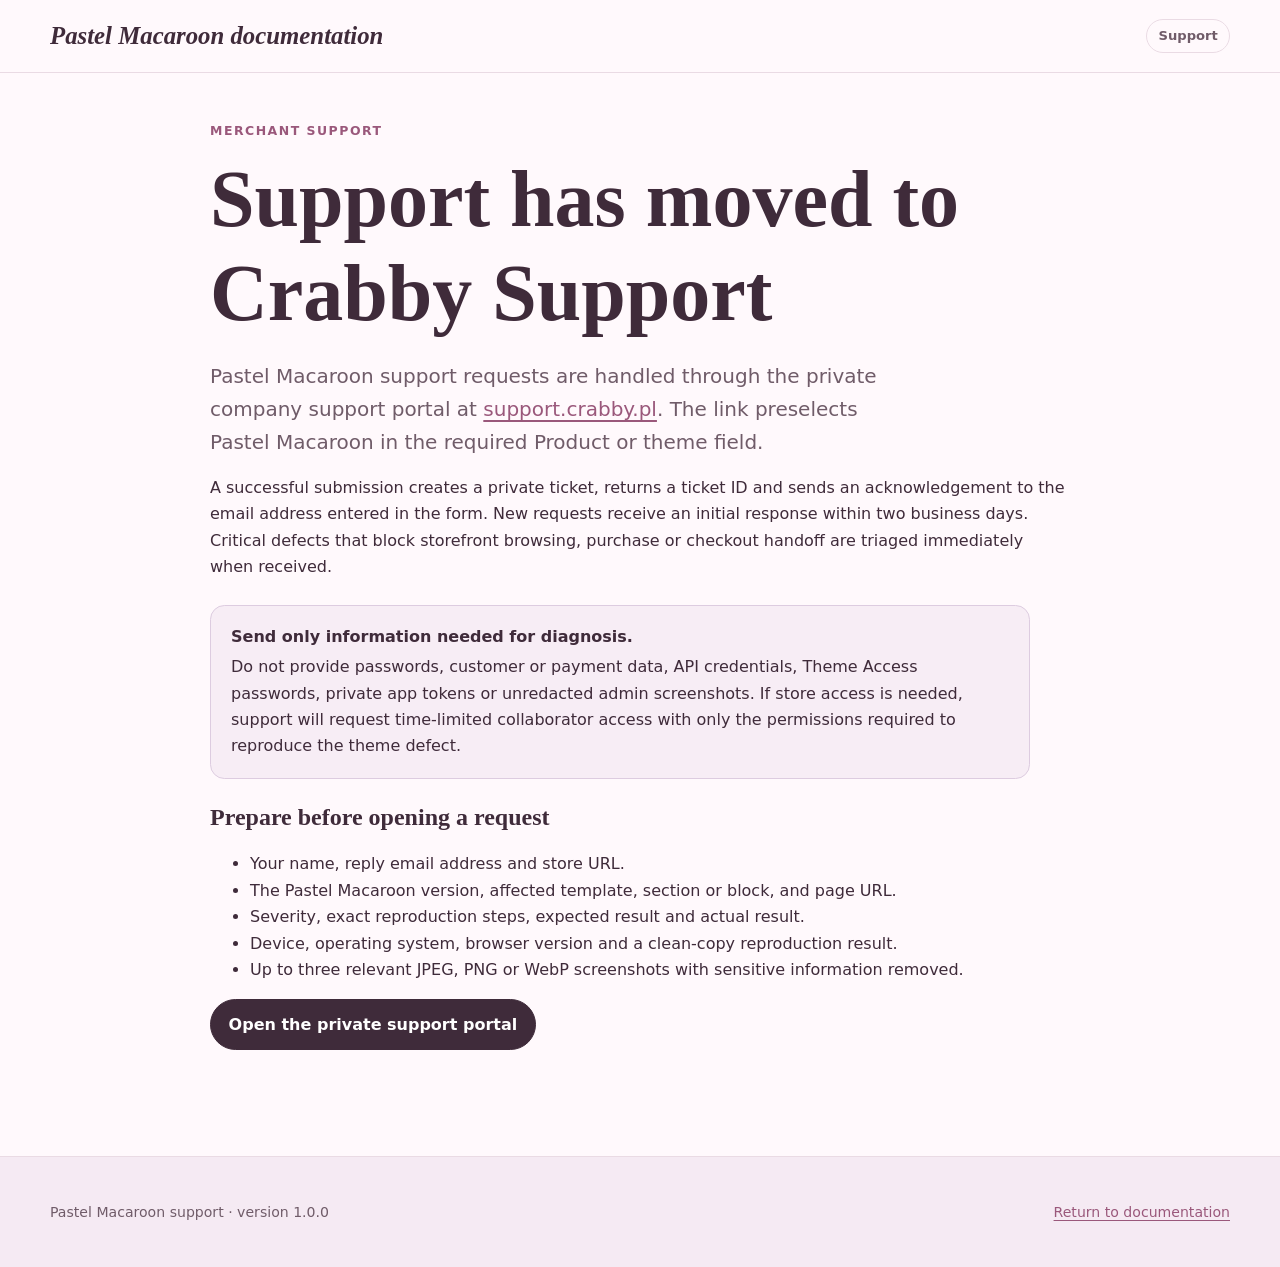
<file: support.html>
<!doctype html>
<html lang="en">
  <head>
    <meta charset="utf-8">
    <meta name="viewport" content="width=device-width, initial-scale=1">
    <meta name="description" content="Support access for the installed Pastel Macaroon theme.">
    <title>Pastel Macaroon support</title>
    <link rel="stylesheet" href="assets/docs.css">
  </head>
  <body>
    <a class="skip-link" href="#main-content">Skip to support information</a>
    <header class="site-header">
      <div class="site-header__inner">
        <a class="brand" href="./">Pastel Macaroon documentation</a>
        <span class="version-badge">Support</span>
      </div>
    </header>

    <main class="support-page" id="main-content">
      <p class="eyebrow">Merchant support</p>
      <h1>Support has moved to Crabby Support</h1>
      <p class="docs-hero__lede">Pastel Macaroon support requests are handled through the private company support portal at <a href="https://support.crabby.pl/?product=Pastel%20Macaroon">support.crabby.pl</a>. The link preselects Pastel Macaroon in the required Product or theme field.</p>
      <p>A successful submission creates a private ticket, returns a ticket ID and sends an acknowledgement to the email address entered in the form. New requests receive an initial response within two business days. Critical defects that block storefront browsing, purchase or checkout handoff are triaged immediately when received.</p>

      <div class="callout">
        <strong>Send only information needed for diagnosis.</strong>
        Do not provide passwords, customer or payment data, API credentials, Theme Access passwords, private app tokens or unredacted admin screenshots. If store access is needed, support will request time-limited collaborator access with only the permissions required to reproduce the theme defect.
      </div>

      <h2>Prepare before opening a request</h2>
      <ul>
        <li>Your name, reply email address and store URL.</li>
        <li>The Pastel Macaroon version, affected template, section or block, and page URL.</li>
        <li>Severity, exact reproduction steps, expected result and actual result.</li>
        <li>Device, operating system, browser version and a clean-copy reproduction result.</li>
        <li>Up to three relevant JPEG, PNG or WebP screenshots with sensitive information removed.</li>
      </ul>

      <p><a class="button-link" href="https://support.crabby.pl/?product=Pastel%20Macaroon">Open the private support portal</a></p>
    </main>

    <footer class="site-footer">
      <div class="site-footer__inner">
        <span>Pastel Macaroon support · version 1.0.0</span>
        <a href="./">Return to documentation</a>
      </div>
    </footer>
  </body>
</html>
</file>
<file: assets/docs.css>
:root {
  color-scheme: light;
  --ink: #3f2b3a;
  --muted: #705c69;
  --paper: #fff9fc;
  --surface: #ffffff;
  --line: #eadbe4;
  --rose: #9a587b;
  --lavender: #7d68a6;
  --wash: #f7edf5;
  --shadow: 0 18px 50px rgb(88 54 76 / 10%);
  font-family: Inter, ui-sans-serif, system-ui, -apple-system, BlinkMacSystemFont, "Segoe UI", sans-serif;
}

* {
  box-sizing: border-box;
}

html {
  scroll-behavior: smooth;
}

body {
  min-width: 320px;
  margin: 0;
  background: var(--paper);
  color: var(--ink);
  line-height: 1.65;
}

a {
  color: var(--rose);
  text-underline-offset: 0.18em;
}

a:hover {
  text-decoration-thickness: 0.14em;
}

a:focus-visible,
summary:focus-visible,
button:focus-visible,
input:focus-visible,
select:focus-visible,
textarea:focus-visible {
  border-radius: 0.2rem;
  outline: 3px solid #6d4b8f;
  outline-offset: 3px;
}

code {
  padding: 0.12rem 0.35rem;
  border-radius: 0.35rem;
  background: #f1e6ee;
  font-size: 0.9em;
}

pre {
  overflow-x: auto;
  padding: 1rem;
  border: 1px solid var(--line);
  border-radius: 0.8rem;
  background: #332a32;
  color: #fff9fc;
}

pre code {
  padding: 0;
  background: transparent;
}

.skip-link {
  position: fixed;
  z-index: 10;
  top: 0.75rem;
  left: 0.75rem;
  padding: 0.7rem 1rem;
  border-radius: 999px;
  background: var(--ink);
  color: #fff;
  transform: translateY(-180%);
}

.skip-link:focus {
  transform: none;
}

.site-header {
  position: sticky;
  z-index: 5;
  top: 0;
  border-bottom: 1px solid var(--line);
  background: rgb(255 249 252 / 94%);
  backdrop-filter: blur(14px);
}

.site-header__inner,
.docs-shell,
.site-footer__inner {
  width: min(1180px, calc(100% - 32px));
  margin-inline: auto;
}

.site-header__inner {
  display: flex;
  min-height: 72px;
  align-items: center;
  justify-content: space-between;
  gap: 24px;
}

.site-header__actions {
  display: flex;
  align-items: center;
  gap: 1rem;
}

.brand {
  color: var(--ink);
  font-family: Georgia, "Times New Roman", serif;
  font-size: clamp(1.15rem, 3vw, 1.55rem);
  font-style: italic;
  font-weight: 700;
  text-decoration: none;
}

.version-badge {
  padding: 0.35rem 0.7rem;
  border: 1px solid var(--line);
  border-radius: 999px;
  color: var(--muted);
  font-size: 0.82rem;
  font-weight: 700;
}

.docs-shell {
  display: grid;
  grid-template-columns: minmax(220px, 280px) minmax(0, 1fr);
  gap: clamp(32px, 6vw, 76px);
  padding-block: 48px 90px;
}

.docs-nav {
  position: sticky;
  top: 104px;
  align-self: start;
  max-height: calc(100vh - 130px);
  overflow-y: auto;
  padding: 1.1rem;
  border: 1px solid var(--line);
  border-radius: 1.1rem;
  background: var(--surface);
  box-shadow: var(--shadow);
}

.docs-nav h2 {
  margin: 0 0 0.75rem;
  font-size: 0.78rem;
  letter-spacing: 0.12em;
  text-transform: uppercase;
}

.docs-nav ol {
  display: grid;
  margin: 0;
  padding: 0;
  gap: 0.18rem;
  list-style: none;
}

.docs-nav a {
  display: block;
  padding: 0.38rem 0.55rem;
  border-radius: 0.55rem;
  color: var(--muted);
  font-size: 0.91rem;
  text-decoration: none;
}

.docs-nav a:hover {
  background: var(--wash);
  color: var(--ink);
}

.docs-content {
  min-width: 0;
}

.docs-hero {
  padding: clamp(28px, 6vw, 58px);
  border: 1px solid var(--line);
  border-radius: 1.6rem;
  background: linear-gradient(135deg, #fff 0%, #f9edf5 52%, #f1ecfb 100%);
  box-shadow: var(--shadow);
}

.eyebrow {
  margin: 0 0 0.65rem;
  color: var(--rose);
  font-size: 0.78rem;
  font-weight: 800;
  letter-spacing: 0.12em;
  text-transform: uppercase;
}

h1,
h2,
h3 {
  font-family: Georgia, "Times New Roman", serif;
  line-height: 1.18;
}

h1 {
  max-width: 780px;
  margin: 0;
  font-size: clamp(2.35rem, 7vw, 5rem);
}

.docs-hero__lede {
  max-width: 690px;
  margin: 1.2rem 0 0;
  color: var(--muted);
  font-size: clamp(1.05rem, 2vw, 1.25rem);
}

.status-note {
  margin-top: 1.4rem;
  padding: 0.9rem 1rem;
  border-left: 4px solid var(--lavender);
  background: rgb(255 255 255 / 70%);
}

.docs-section {
  scroll-margin-top: 100px;
  padding-block: clamp(46px, 7vw, 76px);
  border-bottom: 1px solid var(--line);
}

.docs-section > h2 {
  margin: 0 0 1rem;
  font-size: clamp(1.9rem, 4vw, 3rem);
}

.docs-section > h3 {
  margin-top: 2rem;
  font-size: 1.35rem;
}

.docs-section > p,
.docs-section > ul,
.docs-section > ol {
  max-width: 780px;
}

.callout {
  max-width: 820px;
  margin-block: 1.5rem;
  padding: 1.15rem 1.25rem;
  border: 1px solid #ddcce0;
  border-radius: 0.9rem;
  background: var(--wash);
}

.callout strong {
  display: block;
  margin-bottom: 0.25rem;
}

.button-link,
.support-form button {
  display: inline-flex;
  min-height: 44px;
  align-items: center;
  justify-content: center;
  padding: 0.7rem 1.1rem;
  border: 1px solid var(--ink);
  border-radius: 999px;
  background: var(--ink);
  color: #fff;
  font: inherit;
  font-weight: 750;
  text-decoration: none;
}

.support-form {
  display: grid;
  max-width: 820px;
  gap: 1.25rem;
  margin-top: 2rem;
}

.support-form__field {
  display: grid;
  gap: 0.45rem;
}

.support-form__field label,
.support-form legend {
  font-weight: 750;
}

.support-form__field small,
.support-form__privacy {
  color: var(--muted);
}

.support-form input,
.support-form select,
.support-form textarea {
  width: 100%;
  min-height: 44px;
  padding: 0.72rem 0.8rem;
  border: 1px solid #bdaab6;
  border-radius: 0.55rem;
  background: var(--surface);
  color: var(--ink);
  font: inherit;
}

.support-form textarea {
  min-height: 8rem;
  resize: vertical;
}

.support-form fieldset {
  padding: 1rem;
  border: 1px solid var(--line);
  border-radius: 0.8rem;
}

.support-form__privacy {
  display: grid;
  grid-template-columns: auto 1fr;
  align-items: start;
  gap: 0.7rem;
}

.support-form__privacy input {
  width: 1.2rem;
  min-height: 1.2rem;
  margin-top: 0.2rem;
}

.support-page {
  width: min(860px, calc(100% - 32px));
  margin-inline: auto;
  padding-block: 48px 90px;
}

.table-wrap {
  overflow-x: auto;
  margin-block: 1.25rem;
  border: 1px solid var(--line);
  border-radius: 0.9rem;
  background: var(--surface);
}

table {
  width: 100%;
  border-collapse: collapse;
  text-align: left;
}

th,
td {
  padding: 0.8rem 0.95rem;
  border-bottom: 1px solid var(--line);
  vertical-align: top;
}

th {
  background: var(--wash);
  font-size: 0.84rem;
  letter-spacing: 0.04em;
}

tr:last-child td {
  border-bottom: 0;
}

details {
  max-width: 820px;
  border-top: 1px solid var(--line);
}

details:last-of-type {
  border-bottom: 1px solid var(--line);
}

summary {
  padding-block: 1rem;
  cursor: pointer;
  font-weight: 750;
}

details > div {
  padding: 0 1rem 1rem;
  color: var(--muted);
}

.site-footer {
  border-top: 1px solid var(--line);
  background: #f5eaf3;
}

.site-footer__inner {
  display: flex;
  min-height: 110px;
  align-items: center;
  justify-content: space-between;
  gap: 24px;
  color: var(--muted);
  font-size: 0.88rem;
}

@media (max-width: 820px) {
  .docs-shell {
    grid-template-columns: 1fr;
  }

  .docs-nav {
    position: static;
    max-height: none;
  }

  .docs-nav ol {
    grid-template-columns: repeat(2, minmax(0, 1fr));
  }
}

@media (max-width: 520px) {
  .docs-nav ol {
    grid-template-columns: 1fr;
  }

  .site-footer__inner {
    align-items: flex-start;
    flex-direction: column;
    justify-content: center;
  }
}

@media (prefers-reduced-motion: reduce) {
  html {
    scroll-behavior: auto;
  }
}
</file>
